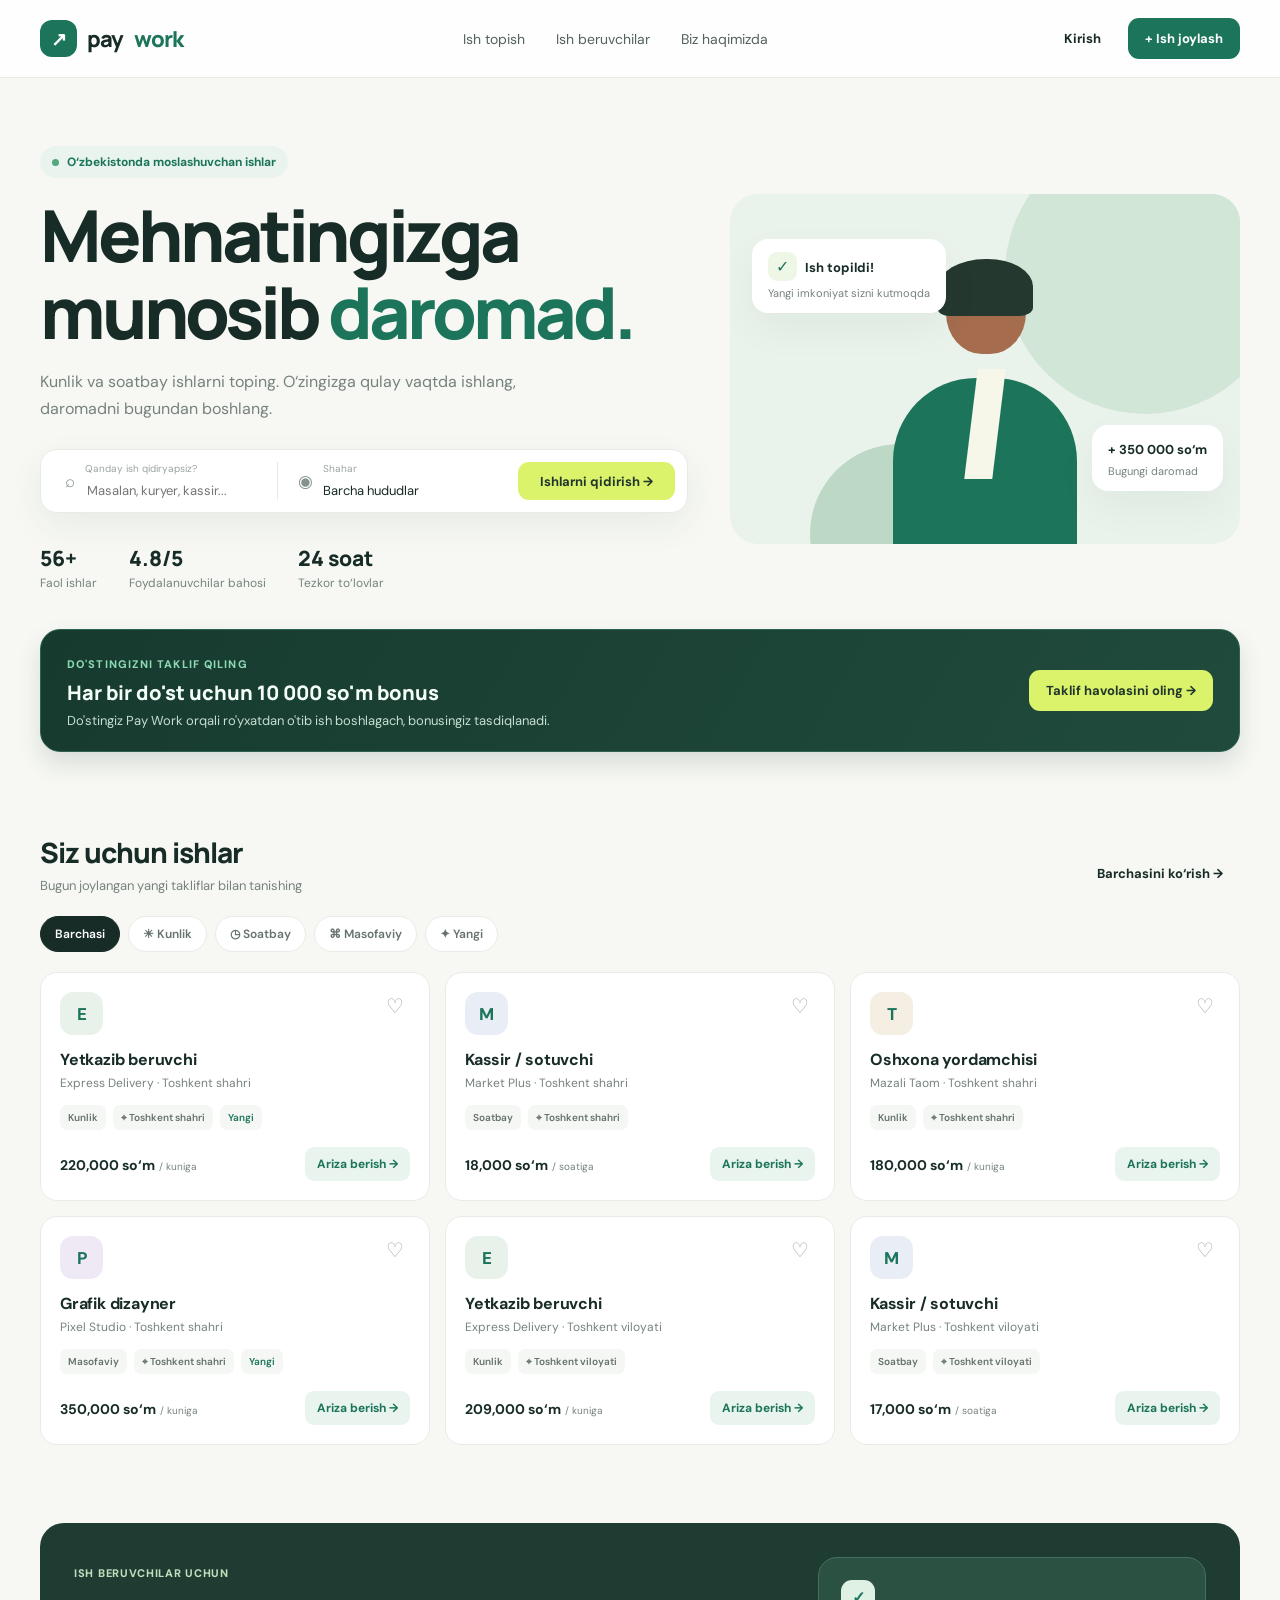
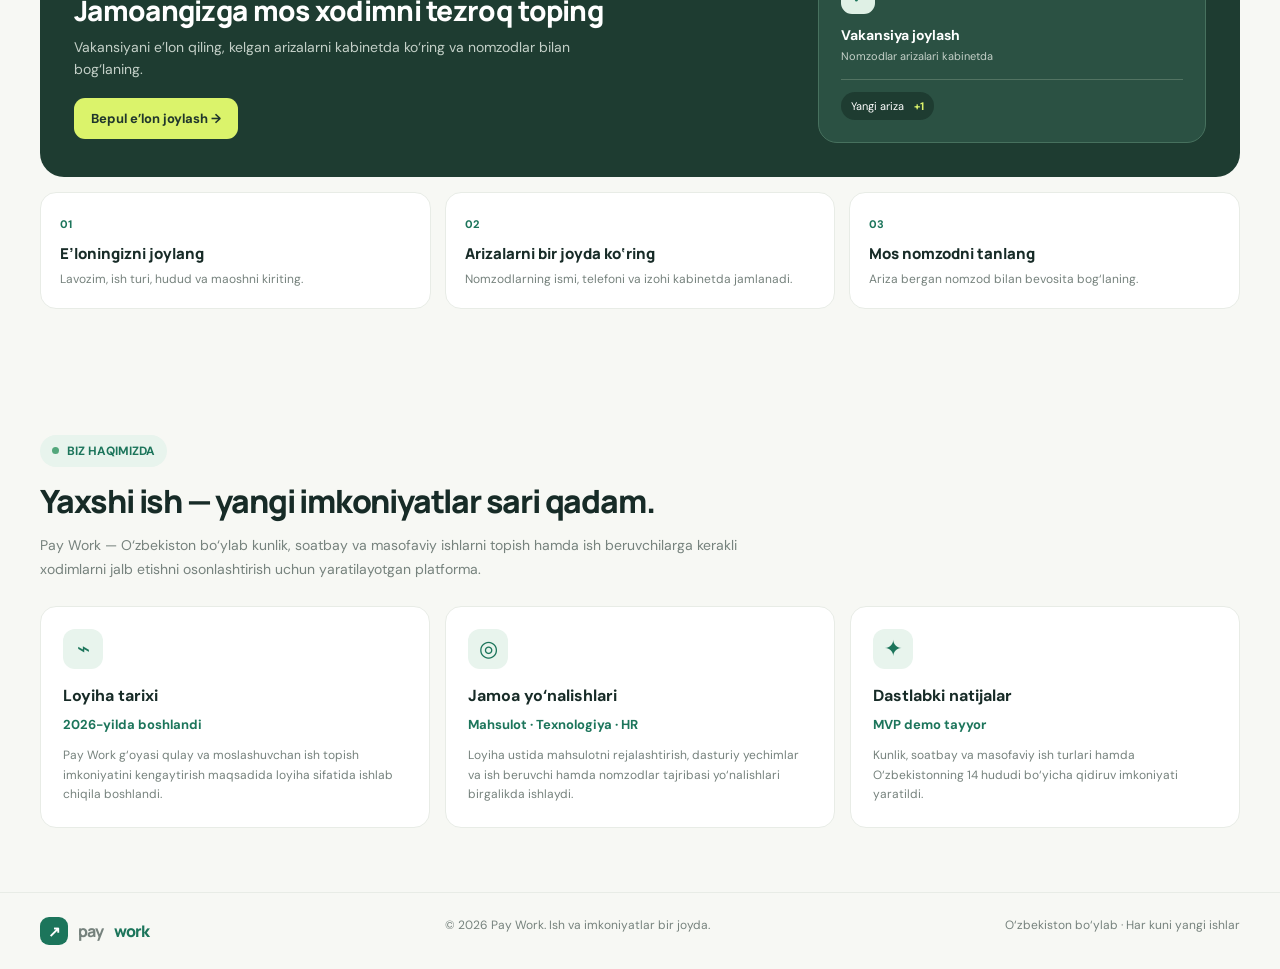
<file: index.html>
<!doctype html>
<html lang="uz">
<head>
<meta charset="utf-8"><script src="https://telegram.org/js/telegram-web-app.js?63"></script><link rel="stylesheet" href="./telegram-mini-app.css"><link rel="stylesheet" href="./paywork-chat.css"><meta name="viewport" content="width=device-width, initial-scale=1, viewport-fit=cover"><meta name="theme-color" content="#f7f8f4">
<link rel="manifest" href="./manifest.webmanifest"><link rel="icon" href="./icon.svg" type="image/svg+xml"><meta name="apple-mobile-web-app-capable" content="yes"><meta name="apple-mobile-web-app-status-bar-style" content="default"><meta name="apple-mobile-web-app-title" content="Pay Work">
<title>Pay Work — O‘zingizga mos ishni toping</title>
<meta name="description" content="O‘zbekistonda kunlik, soatbay va masofaviy ishlarni toping. Pay Work’da vakansiyalarni ko‘ring yoki xodim izlayotgan bo‘lsangiz e’lon joylang.">
<meta name="robots" content="index,follow">
<meta property="og:type" content="website"><meta property="og:site_name" content="Pay Work"><meta property="og:title" content="Pay Work — O‘zingizga mos ishni toping"><meta property="og:description" content="O‘zbekistonda kunlik, soatbay va masofaviy ishlar. O‘zingizga mos ishni toping yoki xodim izlang.">
<style>
@import url('https://fonts.googleapis.com/css2?family=DM+Sans:wght@400;500;600;700;800&family=Manrope:wght@400;500;600;700;800&display=swap');
:root{--ink:#172b27;--muted:#76827d;--green:#1c755b;--mint:#e8f4ed;--lime:#dbf36b;--line:#e8ece6;--paper:#fff;--bg:#f7f8f4;--shadow:0 16px 40px #19372a0c}*{box-sizing:border-box}body{margin:0;background:var(--bg);color:var(--ink);font-family:'DM Sans',sans-serif}button,input,select,textarea{font:inherit}button{cursor:pointer}header{height:78px;background:#ffffffd9;border-bottom:1px solid var(--line);display:flex;align-items:center;position:sticky;top:0;z-index:5;backdrop-filter:blur(16px)}.nav{width:min(1200px,calc(100% - 48px));margin:auto;display:flex;align-items:center;justify-content:space-between}.brand{display:flex;align-items:center;gap:10px;font-family:Manrope,sans-serif;font-size:22px;font-weight:800;letter-spacing:-.8px}.brand-mark{width:37px;height:37px;border-radius:12px;background:var(--green);color:white;display:grid;place-items:center;font-size:19px}.brand em{font-style:normal;color:var(--green)}.navlinks{display:flex;align-items:center;gap:31px;color:#53625d;font-size:14px}.navlinks a{color:inherit;text-decoration:none}.navright{display:flex;gap:10px;align-items:center}.btn{border:0;border-radius:11px;padding:12px 17px;font-weight:700;font-size:13px;transition:.18s}.btn:hover{transform:translateY(-1px)}.btn-plain{background:transparent;color:var(--ink)}.btn-green{background:var(--green);color:white}.btn-lime{background:var(--lime);color:#20362c}.wrap{width:min(1200px,calc(100% - 48px));margin:0 auto}.hero{padding:68px 0 32px;display:grid;grid-template-columns:1.12fr .88fr;gap:42px;align-items:center}.eyebrow{display:inline-flex;align-items:center;gap:8px;color:var(--green);background:var(--mint);padding:8px 12px;border-radius:30px;font-weight:700;font-size:12px}.eyebrow span{width:7px;height:7px;background:#53a77c;border-radius:10px}.hero h1{font:800 clamp(42px,5.6vw,72px)/1.08 Manrope,sans-serif;letter-spacing:-4px;margin:19px 0 16px}.hero h1 i{font-style:normal;color:var(--green)}.hero p{color:var(--muted);font-size:16px;line-height:1.7;max-width:490px;margin:0 0 27px}.stats{display:flex;gap:32px;margin-top:31px}.stat strong{font:800 21px Manrope}.stat small{display:block;color:var(--muted);font-size:12px;margin-top:3px}.hero-art{height:350px;background:#e9f2eb;border-radius:28px;position:relative;overflow:hidden;padding:26px}.art-orb{position:absolute;width:280px;height:280px;border-radius:50%;background:#d1e6d6;right:-45px;top:-60px}.art-orb2{position:absolute;width:180px;height:180px;border-radius:50%;background:#bdd8c4;left:80px;bottom:-80px}.person{position:absolute;bottom:0;left:50%;transform:translateX(-50%);width:210px;height:285px}.person .head{position:absolute;top:4px;left:66px;width:80px;height:91px;border-radius:43% 43% 45% 45%;background:#a56c4e;z-index:2}.person .hair{position:absolute;top:0;left:58px;width:95px;height:57px;background:#25382f;border-radius:50% 48% 15% 12%;z-index:3}.person .body{position:absolute;bottom:-54px;left:13px;width:184px;height:220px;background:#1c755b;border-radius:83px 83px 0 0}.person .shirt{position:absolute;top:110px;left:91px;width:28px;height:110px;background:#f6f6e9;transform:skew(-7deg);z-index:2}.float{position:absolute;background:white;border-radius:16px;box-shadow:var(--shadow);padding:13px 16px;z-index:2}.float.one{top:45px;left:22px}.float.two{bottom:53px;right:17px}.float b{font-size:13px}.float small{display:block;color:var(--muted);font-size:11px;margin-top:5px}.float .ico{display:inline-grid;place-items:center;width:29px;height:29px;border-radius:9px;background:#eef7e5;color:var(--green);margin-right:8px}.searchbox{background:white;border:1px solid var(--line);border-radius:17px;padding:12px;display:flex;box-shadow:0 12px 35px #1c413411;max-width:780px;gap:8px}.searchfield{flex:1;display:flex;align-items:center;gap:10px;padding:0 12px;border-right:1px solid var(--line)}.searchfield:last-of-type{border:0}.searchfield input,.searchfield select{border:0;outline:0;width:100%;color:var(--ink);background:transparent;font-size:13px}.searchfield select{appearance:none}.searchfield label{display:block;font-size:10px;color:#9aa49f;margin-bottom:4px}.search-ico{font-size:17px;color:#84938b}.searchbox .btn{padding:0 22px}.section{padding:47px 0 78px}.section-head{display:flex;justify-content:space-between;align-items:end;margin-bottom:22px}.section h2{font:800 28px Manrope,sans-serif;letter-spacing:-1px;margin:0}.section-head p{margin:6px 0 0;color:var(--muted);font-size:13px}.filters{display:flex;gap:8px;margin-bottom:20px;flex-wrap:wrap}.chip{border:1px solid var(--line);border-radius:30px;background:white;padding:9px 14px;font-size:12px;color:#66736e;font-weight:600}.chip.active{background:var(--ink);border-color:var(--ink);color:white}.job-grid{display:grid;grid-template-columns:repeat(3,1fr);gap:15px}.job{background:white;border:1px solid var(--line);border-radius:17px;padding:19px;transition:.2s;display:flex;flex-direction:column;min-height:224px}.job:hover{transform:translateY(-3px);box-shadow:var(--shadow);border-color:#d7e3d9}.jobtop{display:flex;justify-content:space-between;align-items:start}.company-icon{width:43px;height:43px;border-radius:13px;background:#eff5ed;color:var(--green);display:grid;place-items:center;font-weight:800;font-size:17px}.save{border:0;background:transparent;color:#9ca7a1;font-size:20px}.save.on{color:#e87764}.job h3{font-size:16px;margin:14px 0 5px;letter-spacing:-.2px}.company{font-size:12px;color:var(--muted)}.tags{display:flex;gap:7px;flex-wrap:wrap;margin-top:14px}.tag{background:#f5f7f4;color:#65716c;border-radius:7px;padding:6px 8px;font-size:10px;font-weight:600}.jobbottom{margin-top:auto;padding-top:17px;display:flex;justify-content:space-between;align-items:center}.salary strong{font-size:14px}.salary small{font-size:10px;color:var(--muted)}.apply{border:0;background:var(--mint);color:var(--green);font-size:12px;font-weight:700;padding:9px 12px;border-radius:9px}.apply:hover{background:#d6ebde}.empty{grid-column:1/-1;text-align:center;background:white;border:1px dashed #d6ded8;padding:52px;border-radius:16px;color:var(--muted)}footer{border-top:1px solid var(--line);padding:24px 0;color:var(--muted);font-size:12px}.foot{display:flex;justify-content:space-between}.modal{position:fixed;inset:0;background:#14261fb0;z-index:20;display:none;align-items:center;justify-content:center;padding:20px}.modal.show{display:flex}.dialog{background:white;border-radius:20px;width:min(540px,100%);padding:26px;max-height:92vh;overflow:auto;box-shadow:0 25px 100px #0003}.dialog-head{display:flex;justify-content:space-between;align-items:center;margin-bottom:20px}.dialog h2{margin:0;font:800 22px Manrope}.close{border:0;background:#f1f4f1;width:32px;height:32px;border-radius:50%;font-size:18px}.formgrid{display:grid;grid-template-columns:1fr 1fr;gap:13px}.field{display:flex;flex-direction:column;gap:7px}.field.wide{grid-column:1/-1}.field label{font-size:11px;font-weight:700;color:#53625d}.field input,.field select,.field textarea{border:1px solid #e2e8e2;border-radius:9px;padding:11px 12px;outline:0;font-size:13px;background:white}.field input:focus,.field select:focus,.field textarea:focus{border-color:#58a07c}.field textarea{resize:vertical;min-height:75px}.submit{width:100%;margin-top:17px;padding:13px}.toast{position:fixed;right:24px;bottom:24px;background:#193e31;color:white;padding:14px 18px;border-radius:12px;box-shadow:var(--shadow);font-size:13px;z-index:40;opacity:0;transform:translateY(10px);transition:.2s;pointer-events:none}.toast.show{opacity:1;transform:translateY(0)}.all-jobs-screen{position:fixed;inset:0;background:var(--bg);z-index:18;display:none;overflow:auto}.all-jobs-screen.show{display:block}.all-jobs-head{position:sticky;top:0;background:white;border-bottom:1px solid var(--line);padding:16px 24px;display:flex;justify-content:space-between;align-items:center;z-index:2}.all-jobs-content{width:min(1200px,calc(100% - 40px));margin:28px auto 60px}.all-jobs-link{transition:transform .14s ease}.all-jobs-link:hover{animation:softVibrate .32s linear infinite}@keyframes softVibrate{0%,100%{transform:translateX(0)}25%{transform:translateX(-1.5px)}75%{transform:translateX(1.5px)}}
@media(max-width:820px){.hero{grid-template-columns:1fr;padding-top:43px;gap:25px}.hero-art{height:300px}.job-grid{grid-template-columns:repeat(2,1fr)}.navlinks{display:none}.hero h1{letter-spacing:-2.5px}.searchbox{flex-wrap:wrap}.searchfield{min-width:42%;border:0;border-right:1px solid var(--line)}.searchbox .btn{height:45px;flex:1}.stats{gap:20px}}@media(max-width:540px){.wrap,.nav{width:calc(100% - 30px)}header{height:66px}.brand{font-size:20px}.navright .btn-plain{display:inline-flex}.navright .btn{padding:10px 12px;font-size:11px}.hero{padding-top:36px}.hero h1{font-size:47px}.hero p{font-size:14px}.hero-art{height:255px}.person{transform:translateX(-50%) scale(.82);transform-origin:bottom}.float.one{left:12px;top:24px}.float.two{right:9px;bottom:25px}.searchbox{padding:8px}.searchfield{min-width:100%;padding:8px 9px;border-bottom:1px solid var(--line)}.searchfield:last-of-type{border-bottom:0}.section{padding-top:35px}.section h2{font-size:24px}.job-grid{grid-template-columns:1fr}.job{min-height:205px}.formgrid{grid-template-columns:1fr}.field.wide{grid-column:auto}.foot{gap:12px;flex-direction:column}.section-head{align-items:start;gap:12px;flex-direction:column}}
.about-section{padding-top:48px;padding-bottom:64px}.about-intro{max-width:700px;margin-bottom:24px}.about-intro h2{font:800 32px/1.2 Manrope,sans-serif;letter-spacing:-1.2px;margin:15px 0 10px}.about-intro p{color:var(--muted);font-size:14px;line-height:1.7}.about-grid{display:grid;grid-template-columns:repeat(3,1fr);gap:15px}.about-card{background:white;border:1px solid var(--line);border-radius:16px;padding:22px}.about-icon{width:40px;height:40px;border-radius:12px;background:var(--mint);color:var(--green);display:grid;place-items:center;font-size:22px}.about-card h3{font-size:16px;margin:16px 0 7px}.about-card strong{font-size:13px;color:var(--green)}.about-card p{font-size:12px;line-height:1.65;color:var(--muted);margin-bottom:0}@media(max-width:700px){.about-section{padding-top:34px;padding-bottom:44px}.about-intro h2{font-size:27px}.about-grid{grid-template-columns:1fr}}</style><style>[hidden]{display:none!important}.auth-tabs{display:flex;background:#f3f6f2;border-radius:10px;padding:4px;margin-bottom:16px}.auth-tabs button{flex:1;border:0;border-radius:8px;padding:10px;background:transparent;color:#66736e;font-weight:700;font-size:13px}.auth-tabs button.active{background:white;color:var(--green);box-shadow:0 2px 8px #19372a12}.auth-copy{font-size:13px;line-height:1.55;color:var(--muted);margin:0 0 17px}.role-options{display:grid;grid-template-columns:1fr 1fr;gap:9px}.role-card{border:1px solid var(--line);background:white;border-radius:11px;padding:12px;text-align:left;color:var(--ink)}.role-card.active{border:2px solid var(--green);background:var(--mint);padding:11px}.role-card b{display:block;font-size:12px}.role-card small{display:block;margin-top:4px;color:var(--muted);font-size:10px}.password-wrap{position:relative}.password-wrap input{width:100%;padding-right:78px}.password-toggle{position:absolute;right:7px;top:50%;transform:translateY(-50%);border:0;background:transparent;color:var(--green);font-size:11px;font-weight:700}.auth-divider{display:flex;align-items:center;gap:12px;margin:15px 0;color:var(--muted);font-size:12px}.auth-divider:before,.auth-divider:after{content:"";height:1px;background:var(--line);flex:1}.google-auth{width:100%;height:46px;border:1px solid var(--line);background:white;color:var(--ink);display:flex;align-items:center;justify-content:center;gap:10px}.google-g{font-weight:800;color:#4285f4;font-size:16px}.account-screen{position:fixed;inset:0;background:var(--bg);z-index:19;display:none;overflow:auto}.account-screen.show{display:block}.account-head{position:sticky;top:0;background:#ffffffed;border-bottom:1px solid var(--line);padding:15px max(24px,calc((100% - 1120px)/2));display:flex;justify-content:space-between;align-items:center;z-index:2}.account-main{width:min(1120px,calc(100% - 40px));margin:34px auto 60px}.account-welcome{background:#193e31;color:white;border-radius:22px;padding:28px;display:flex;justify-content:space-between;align-items:center;gap:20px}.account-person{display:flex;align-items:center;gap:15px}.account-badge{width:54px;height:54px;display:grid;place-items:center;border-radius:17px;background:#dff0e5;color:var(--green);font-size:22px;font-weight:800}.account-welcome h2{font:800 26px Manrope;margin:0 0 5px}.account-welcome p{margin:0;color:#c9ded3;font-size:13px}.account-stats{display:grid;grid-template-columns:repeat(3,1fr);gap:14px;margin:18px 0}.account-stat,.account-panel{background:white;border:1px solid var(--line);border-radius:17px;padding:20px}.account-stat strong{display:block;font:800 23px Manrope}.account-stat span{display:block;color:var(--muted);font-size:12px;margin-top:5px}.account-panel h3{font:800 18px Manrope;margin:20px 0 12px}.account-panel h3:first-child{margin-top:0}.account-row{display:flex;justify-content:space-between;align-items:center;gap:16px;padding:14px 0;border-bottom:1px solid var(--line)}.account-row:last-child{border-bottom:0}.account-row b{font-size:14px}.account-row p{margin:4px 0;color:var(--muted);font-size:12px}.account-row small{color:var(--muted);font-size:11px}.account-row>strong{font-size:12px;white-space:nowrap}.account-status{color:var(--green);background:var(--mint);padding:7px 10px;border-radius:20px;font-size:11px;font-weight:700;white-space:nowrap}.account-empty{padding:18px;background:#f7f8f4;border-radius:12px;color:var(--muted);font-size:13px;line-height:1.6}.account-actions{display:flex;gap:9px;align-items:center}@media(max-width:650px){.account-head{padding:12px 16px}.account-head .brand{font-size:17px}.account-head .brand-mark{width:32px;height:32px}.account-main{width:calc(100% - 28px);margin-top:20px}.account-welcome{padding:20px;align-items:flex-start;flex-direction:column}.account-welcome h2{font-size:22px}.account-stats{gap:8px}.account-stat{padding:13px 11px}.account-stat strong{font-size:18px}.account-stat span{font-size:10px}.account-row{align-items:flex-start}.account-actions{width:100%;justify-content:space-between}}.employer-section{padding-top:0}.employer-hero{background:#1e3c31;color:white;border-radius:24px;padding:34px;display:grid;grid-template-columns:1.3fr .7fr;gap:24px;align-items:center;overflow:hidden}.employer-kicker{color:#c1dfbd;font-weight:800;font-size:11px;letter-spacing:.7px}.employer-hero h2{font:800 28px/1.2 Manrope,sans-serif;letter-spacing:-.7px;margin:12px 0 8px}.employer-hero p{max-width:500px;color:#c4d0c8;font-size:14px;line-height:1.6;margin:0 0 18px}.employer-visual{background:#2b5143;border:1px solid #47715e;border-radius:19px;padding:22px;display:flex;flex-direction:column;align-items:flex-start;min-height:170px}.employer-visual-icon{width:34px;height:34px;border-radius:11px;background:#dff0e5;color:#1c755b;display:grid;place-items:center;font-weight:900;margin-bottom:12px}.employer-visual strong{font-size:14px}.employer-visual>span{font-size:11px;color:#c4d0c8;margin-top:5px}.employer-visual-line{width:100%;height:1px;background:#527362;margin:16px 0 12px}.employer-visual-chip{font-size:11px;background:#1e3c31;border-radius:20px;padding:7px 10px}.employer-visual-chip b{color:#dbf36b;margin-left:7px}.employer-benefits{display:grid;grid-template-columns:repeat(3,1fr);gap:14px;margin-top:15px}.employer-benefits article{background:white;border:1px solid var(--line);border-radius:16px;padding:19px}.employer-benefits article>span{font-size:11px;font-weight:800;color:var(--green)}.employer-benefits h3{font:800 15px Manrope;margin:10px 0 6px}.employer-benefits p{font-size:12px;line-height:1.55;color:var(--muted);margin:0}@media(max-width:700px){.employer-hero{grid-template-columns:1fr;padding:24px}.employer-hero h2{font-size:24px}.employer-visual{min-height:0}.employer-benefits{grid-template-columns:1fr}}.account-menu-toggle{width:40px;height:40px;border:1px solid #ffffff55;border-radius:12px;background:#ffffff16;color:white;font-size:19px;display:grid;place-items:center}.account-scrim{position:fixed;inset:0;background:#10241e77;z-index:21;display:none}.account-scrim.open{display:block}.account-drawer{position:fixed;left:0;top:0;bottom:0;width:min(320px,85vw);background:white;z-index:22;padding:20px;box-shadow:18px 0 50px #10241e20;transform:translateX(-105%);transition:transform .22s ease}.account-drawer.open{transform:translateX(0)}.account-drawer-head{display:flex;justify-content:space-between;align-items:center;padding-bottom:20px;border-bottom:1px solid var(--line)}.account-menu-list{display:grid;gap:7px;padding-top:16px}.account-menu-list button{border:0;background:transparent;text-align:left;padding:13px 12px;border-radius:11px;color:#58675f;font-weight:700;font-size:14px;display:flex;align-items:center;gap:12px}.account-menu-list button:hover,.account-menu-list button.active{background:var(--mint);color:var(--green)}.account-panel{min-height:260px}.account-panel h3{margin-top:0}.account-form{display:grid;gap:14px;max-width:650px}.account-readonly{font-size:12px;color:var(--muted);background:#f5f7f4;padding:12px;border-radius:9px}.account-settings-list{display:grid;gap:10px;max-width:600px}.account-setting{display:flex;align-items:center;justify-content:space-between;gap:15px;border:1px solid var(--line);padding:14px;border-radius:12px;font-size:13px}.account-setting input{accent-color:var(--green);width:18px;height:18px}.account-chat-layout{display:grid;grid-template-columns:minmax(210px,.8fr) 1.2fr;gap:14px}.account-chat-list,.account-chat-thread{border:1px solid var(--line);border-radius:13px;padding:12px;min-height:200px}.account-chat-list button{display:block;width:100%;padding:12px;border:0;text-align:left;background:white;border-radius:9px}.account-chat-list button:hover{background:var(--mint)}.account-chat-list b,.account-chat-list small{display:block}.account-chat-list small{color:var(--muted);margin-top:4px}.account-message{max-width:85%;background:#f0f4f0;padding:9px 12px;border-radius:12px;margin:8px 0;font-size:12px}.account-message.mine{margin-left:auto;background:var(--mint)}.account-message time{display:block;color:var(--muted);font-size:9px;margin-top:4px}.account-chat-compose{display:flex;gap:8px;margin-top:12px}.account-chat-compose input{flex:1;min-width:0;border:1px solid var(--line);border-radius:9px;padding:10px;font-size:12px}.account-contact-form{max-width:620px}@media(max-width:600px){.account-chat-layout{grid-template-columns:1fr}.account-chat-list{min-height:100px;max-height:190px;overflow:auto}.account-menu-toggle{flex:none}.account-welcome{gap:12px}}.account-lead{color:var(--muted);font-size:13px;line-height:1.6;margin:0 0 16px}.account-shortcuts{display:grid;grid-template-columns:repeat(3,1fr);gap:10px;margin-bottom:24px}.account-shortcuts button{border:1px solid var(--line);border-radius:12px;background:#fff;text-align:left;padding:14px}.account-shortcuts b,.account-shortcuts span{display:block}.account-shortcuts b{font-size:12px;color:var(--ink)}.account-shortcuts span{font-size:10px;color:var(--muted);margin-top:6px}.account-row-actions{display:flex;align-items:center;gap:6px}.account-row-actions .btn{font-size:10px;padding:8px}.account-row-actions .apply{white-space:nowrap}@media(max-width:600px){.account-shortcuts{grid-template-columns:1fr}.account-row-actions{flex-direction:column;align-items:stretch}}.account-subnav{display:flex;gap:8px;flex-wrap:wrap;margin:12px 0 18px;padding:5px;background:#f4f6f3;border-radius:12px}.account-subnav button{border:0;background:transparent;border-radius:9px;padding:9px 12px;color:#63716b;font-size:11px;font-weight:700}.account-subnav button.active{background:white;color:var(--green);box-shadow:0 2px 7px #19372a12}.account-profile-grid{display:grid;grid-template-columns:1fr 1fr;gap:13px}.account-contact-head{display:flex;justify-content:space-between;align-items:center;gap:12px}.account-contact-head b,.account-contact-head small{display:block}.account-contact-head b{font-size:13px}.account-contact-head small{font-size:10px;color:var(--muted);margin-top:4px}.account-contact-row{display:grid;grid-template-columns:130px 1fr 38px;gap:8px;margin-top:8px}.account-contact-row select,.account-contact-row input{min-width:0;border:1px solid var(--line);border-radius:9px;background:white;padding:10px;font-size:12px}.account-contact-row .btn{font-size:18px;padding:5px}.account-hint{font-size:10px;color:var(--muted)}.security-option{display:flex;justify-content:space-between;align-items:center;gap:12px;padding:14px 0;border-bottom:1px solid var(--line)}.security-option b,.security-option small{display:block}.security-option b{font-size:13px}.security-option small{font-size:10px;color:var(--muted);margin-top:4px}.account-chat-list button{display:flex;align-items:center;gap:10px;border-bottom:1px solid var(--line)}.account-chat-list button:last-child{border-bottom:0}.chat-avatar{flex:none;width:40px;height:40px;border-radius:14px;background:var(--mint);color:var(--green);display:grid;place-items:center;font-weight:800}.chat-avatar.large{width:48px;height:48px}.account-chat-list button span:last-child{min-width:0}.account-chat-list b,.account-chat-list small,.account-chat-list em{overflow:hidden;text-overflow:ellipsis;white-space:nowrap}.account-chat-list em{display:block;color:#87928c;font-size:10px;font-style:normal;margin-top:4px}.chat-person-card{display:flex;align-items:center;gap:12px;padding-bottom:13px;border-bottom:1px solid var(--line)}.chat-person-card h4{margin:0;font:800 15px Manrope}.chat-person-card p{margin:5px 0 0;color:var(--muted);font-size:11px}.chat-person-details{display:flex;gap:10px;flex-wrap:wrap;padding:12px 0;border-bottom:1px solid var(--line)}.chat-person-details>div{background:#f5f7f4;border-radius:9px;padding:8px 10px}.chat-person-details small,.chat-person-details b{display:block}.chat-person-details small{color:var(--muted);font-size:9px}.chat-person-details b{font-size:10px;margin-top:3px}.account-chat-placeholder{padding:30px 12px;text-align:center;color:var(--muted);font-size:12px}.account-messages{max-height:260px;overflow:auto;padding:10px 2px}.file-attach{width:38px;height:38px;border:1px solid var(--line);border-radius:10px;display:grid;place-items:center;font-size:22px;color:var(--green);cursor:pointer}.account-media{display:block;margin-top:6px;text-decoration:none;color:var(--ink);font-size:10px}.account-media img,.account-media video,.account-file-preview img,.account-file-preview video{display:block;max-width:min(100%,300px);max-height:220px;border-radius:10px;object-fit:contain;background:#eef1ed}.account-media span,.account-file-preview span{display:block;margin-top:4px}.account-file-link{font-size:11px;color:var(--green)}.account-file-preview{margin-top:8px;font-size:10px;color:var(--muted)}.security-switch input{width:18px;height:18px;accent-color:var(--green)}.account-listing-view{display:block}@media(max-width:600px){.account-profile-grid{grid-template-columns:1fr}.account-contact-row{grid-template-columns:100px 1fr 34px}.security-option{align-items:flex-start}.account-subnav button{padding:8px}}.account-home-link{border:0;background:transparent;padding:0;cursor:pointer;color:var(--ink)}.account-home-link:hover{opacity:.82}</style><style>.candidate-home{padding:0!important;overflow:hidden}.candidate-title-row{display:flex;justify-content:space-between;align-items:center;gap:18px;padding:26px 26px 18px}.candidate-kicker{font-size:10px;font-weight:800;letter-spacing:1px;color:var(--green)}.candidate-title-row h3{font:800 25px Manrope;margin:7px 0 5px}.candidate-title-row .account-lead{margin:0}.candidate-heart{position:relative;min-width:82px;height:82px;border:1px solid #f0d9d6;border-radius:22px;background:#fff8f7;color:#d95f58;display:flex;flex-direction:column;align-items:center;justify-content:center;gap:0;cursor:pointer}.candidate-heart span{font-size:28px;line-height:1}.candidate-heart small{font-size:9px;color:#786b69}.candidate-heart b{position:absolute;right:-5px;top:-6px;min-width:21px;height:21px;padding:0 5px;border-radius:20px;background:#d95f58;color:white;font-size:10px;display:grid;place-items:center}.candidate-date-strip{display:flex;gap:8px;overflow-x:auto;padding:5px 26px 18px;scrollbar-width:thin}.candidate-date{flex:0 0 64px;min-height:78px;border:1px solid var(--line);border-radius:14px;background:#fff;color:var(--ink);display:flex;flex-direction:column;align-items:center;justify-content:center;gap:3px;cursor:pointer}.candidate-date small{font-size:9px;color:var(--muted);text-transform:capitalize}.candidate-date b{font:800 19px Manrope}.candidate-date.active{background:#193e31;color:#fff;border-color:#193e31}.candidate-date.active small{color:#c9ded3}.candidate-section-head{display:flex;align-items:center;justify-content:space-between;gap:14px;padding:8px 26px 12px}.candidate-section-head h4{font:800 18px Manrope;margin:0}.candidate-section-head p{font-size:11px;color:var(--muted);margin:5px 0 0}.candidate-stories{display:grid;grid-template-columns:repeat(3,minmax(0,1fr));gap:13px;padding:0 26px 23px}.candidate-story{min-width:0;min-height:176px;position:relative;overflow:hidden;text-align:left;border:0;border-radius:17px;padding:15px;color:white;background:linear-gradient(145deg,#1d7057,#102d27);display:flex;flex-direction:column;align-items:flex-start;cursor:pointer}.candidate-story:before{content:"";position:absolute;width:110px;height:110px;right:-30px;top:-34px;border:2px solid #ffffff60;border-radius:50%;box-shadow:0 0 0 7px #ffffff18,0 0 0 14px #ffffff12}.candidate-story.story-2{background:linear-gradient(145deg,#ad4b7d,#49234d)}.candidate-story.story-3{background:linear-gradient(145deg,#d28a35,#6b3b1d)}.candidate-story-ring{width:48px;height:48px;border:2px solid #d9f379;border-radius:50%;display:grid;place-items:center;margin-bottom:auto}.candidate-story-ring i{font-style:normal;font-size:21px}.candidate-story b{font-size:14px;margin-top:13px}.candidate-story small{font-size:10px;color:#ffffffd0;margin-top:4px}.candidate-story em{position:absolute;inset:0;display:flex;align-items:center;justify-content:center;text-align:center;padding:22px;background:#10241ee8;font-size:12px;line-height:1.5;font-style:normal;opacity:0;transition:opacity .18s}.candidate-story:hover em,.candidate-story:focus-visible em{opacity:1}.candidate-jobs-head{padding-top:7px}.candidate-job-list{padding:0 26px 26px}.candidate-job{display:flex;align-items:center;gap:13px;padding:13px 0;border-top:1px solid var(--line)}.candidate-company-mark{width:42px;height:42px;flex:none;border-radius:13px;background:var(--mint);color:var(--green);display:grid;place-items:center;font-weight:800}.candidate-job-info{min-width:0;flex:1}.candidate-job-info b{font-size:13px}.candidate-job-info p{font-size:11px;color:var(--muted);margin:4px 0}.candidate-job-info small{font-size:10px;color:var(--green);font-weight:700}.candidate-job .apply{white-space:nowrap}@media(max-width:620px){.candidate-title-row{padding:20px 16px 14px}.candidate-title-row h3{font-size:21px}.candidate-date-strip{padding:4px 16px 16px}.candidate-section-head{padding:8px 16px 11px}.candidate-section-head h4{font-size:16px}.candidate-stories{padding:0 16px 20px;gap:9px}.candidate-story{min-height:154px;padding:11px;border-radius:14px}.candidate-story-ring{width:40px;height:40px}.candidate-story b{font-size:12px}.candidate-story small{font-size:9px}.candidate-job-list{padding:0 16px 20px}.candidate-job{gap:9px}.candidate-job .apply{font-size:10px;padding:9px}.candidate-heart{min-width:69px;height:72px}}</style><style>.account-main>#accountContent.candidate-home{margin-top:16px}.candidate-home .candidate-title-row{border-top:1px solid var(--line);margin-top:8px;padding-top:26px;background:linear-gradient(180deg,#fbfcfa 0%,#fff 100%)}.candidate-home .candidate-promo-head{padding-top:22px;padding-bottom:12px}.candidate-home .candidate-stories{padding-bottom:24px}</style><style>.account-main>#accountContent.candidate-home{margin-top:18px}.candidate-home .candidate-title-row{border-top:1px solid var(--line);margin-top:12px;padding:27px 26px 18px;background:#f3f8f4;border-radius:16px 16px 0 0}.candidate-home .candidate-date-strip{background:#f3f8f4;padding-bottom:20px}.candidate-home .candidate-jobs-head{margin-top:18px;border-top:1px solid var(--line);padding-top:20px}.candidate-feature-screen{position:fixed;inset:0;z-index:60;background:#10241eb8;display:grid;place-items:center;padding:20px;animation:featureFade .2s ease}.candidate-feature-dialog{width:min(760px,100%);max-height:min(88vh,900px);overflow:auto;background:#fff;border-radius:23px;padding:24px;box-shadow:0 24px 90px #10241e55;animation:featurePop .28s cubic-bezier(.2,.8,.2,1)}.candidate-feature-dialog>header{display:flex;justify-content:space-between;align-items:center;gap:16px;padding-bottom:15px;border-bottom:1px solid var(--line)}.candidate-feature-dialog h2{font:800 22px Manrope;margin:0}.candidate-feature-dialog>header button{width:38px;height:38px;border:0;border-radius:50%;background:#f1f5f1;font-size:23px;cursor:pointer}.feature-celebrate{text-align:center;padding:22px 12px 14px;background:linear-gradient(135deg,#e5f3e8,#f8fbe9);border-radius:17px;margin:18px 0}.feature-celebrate>span{display:inline-block;font-size:24px;margin:0 8px;animation:featureBounce .9s ease-in-out infinite alternate}.feature-celebrate>span:nth-child(2){animation-delay:.2s}.feature-celebrate>span:nth-child(3){animation-delay:.4s}.feature-celebrate h3{font:800 21px Manrope;margin:9px 0 5px;color:#174d3b}.feature-celebrate p,.feature-intro{color:var(--muted);font-size:13px;margin:0}.feature-jobs{max-height:45vh;overflow:auto}.feature-jobs .candidate-job{padding:12px 5px}.instagram-ads{display:grid;grid-template-columns:1fr 1fr;gap:14px;margin-top:15px}.instagram-ads article{border:1px solid var(--line);border-radius:16px;overflow:hidden;padding-bottom:14px}.insta-brand{display:block;padding:13px;font-size:12px;font-weight:800;color:var(--green)}.insta-art{height:170px;display:flex;flex-direction:column;align-items:center;justify-content:center;gap:8px;color:#fff;font-size:36px;text-align:center;padding:15px}.insta-art b{font-size:17px}.insta-one{background:linear-gradient(145deg,#e78c68,#8b3e64)}.insta-two{background:linear-gradient(145deg,#547ec8,#282c58)}.instagram-ads article p{padding:0 14px;font-size:12px;color:var(--muted)}.instagram-ads article button{margin:0 14px;border:0;border-radius:9px;background:var(--mint);color:var(--green);padding:10px 12px;font-weight:700}.guide-steps{display:grid;gap:10px;margin-top:16px}.guide-steps article{display:flex;gap:14px;padding:14px;border:1px solid var(--line);border-radius:13px}.guide-steps article>b{flex:none;color:var(--green);font:800 19px Manrope}.guide-steps strong{font-size:13px}.guide-steps p{margin:4px 0 0;color:var(--muted);font-size:12px;line-height:1.5}@keyframes featureFade{from{opacity:0}to{opacity:1}}@keyframes featurePop{from{opacity:0;transform:translateY(18px) scale(.97)}to{opacity:1;transform:none}}@keyframes featureBounce{to{transform:translateY(-8px) rotate(10deg)}}@media(max-width:600px){.candidate-feature-screen{padding:10px;align-items:end}.candidate-feature-dialog{padding:17px;border-radius:20px 20px 12px 12px;max-height:91vh}.candidate-feature-dialog h2{font-size:18px}.instagram-ads{grid-template-columns:1fr}.insta-art{height:130px}.candidate-home .candidate-title-row{padding:22px 16px 15px}.candidate-home .candidate-date-strip{padding:0 16px 16px}.candidate-home .candidate-jobs-head{padding:17px 16px 10px}}</style><style>.candidate-home .candidate-title-row{margin-top:30px!important;border-top:0!important;border-radius:16px 16px 0 0!important}</style><style>.candidate-home .candidate-plan{margin:30px 26px 26px;border:1px solid #dce8df;border-radius:20px;background:#f4f8f5;overflow:hidden}.candidate-home .candidate-plan .candidate-title-row{margin:0!important;padding:24px 24px 16px;background:transparent;border:0;border-radius:0}.candidate-home .candidate-plan .candidate-date-strip{background:transparent;padding:0 24px 18px}.candidate-home .candidate-plan .candidate-jobs-head{margin:0;border-top:1px solid #dce8df;padding:18px 24px 10px}.candidate-home .candidate-plan .candidate-job-list{padding:0 24px 18px}@media(max-width:600px){.candidate-home .candidate-plan{margin:24px 12px 18px;border-radius:17px}.candidate-home .candidate-plan .candidate-title-row{padding:19px 15px 13px}.candidate-home .candidate-plan .candidate-date-strip{padding:0 15px 14px}.candidate-home .candidate-plan .candidate-jobs-head{padding:15px 15px 9px}.candidate-home .candidate-plan .candidate-job-list{padding:0 15px 14px}}</style><style>.account-avatar-button{border:0;cursor:pointer;position:relative;overflow:hidden;padding:0}.account-avatar-button:hover:after{content:"📷";position:absolute;inset:0;background:#10241e9c;color:white;display:grid;place-items:center;font-size:18px}.account-avatar-button img{display:block;width:100%;height:100%;object-fit:cover;border-radius:inherit}.account-panel:not(.candidate-home){padding:24px}.account-panel:not(.candidate-home)>h3,.account-panel:not(.candidate-home)>.account-lead,.account-panel:not(.candidate-home)>form{margin-left:4px;margin-right:4px}#accountProfileForm>button[type=submit]{justify-self:center;width:min(360px,100%);margin-top:6px}@media(max-width:600px){.account-panel:not(.candidate-home){padding:18px}.account-panel:not(.candidate-home)>h3,.account-panel:not(.candidate-home)>.account-lead,.account-panel:not(.candidate-home)>form{margin-left:2px;margin-right:2px}}</style><style>.account-drawer{display:flex;flex-direction:column}.account-menu-list{flex:1;min-height:0;overflow:auto;align-content:start}.account-drawer-footer{border-top:1px solid var(--line);margin-top:12px;padding-top:12px;flex:none}.account-drawer-footer[hidden]{display:none}.account-drawer-footer button{width:100%;border:0;background:transparent;text-align:left;padding:11px 12px;border-radius:10px;color:#58675f;font-weight:700;font-size:13px;display:flex;align-items:center;gap:12px}.account-drawer-footer button:hover{background:var(--mint);color:var(--green)}.account-version{text-align:center;color:#9aa49f;font-size:10px;padding:12px 0 2px}.experience-form{max-width:700px}.experience-form textarea{width:100%;resize:vertical;border:1px solid var(--line);border-radius:10px;padding:11px;font-size:13px}.experience-current{display:flex;align-items:center;gap:8px;color:#58675f;font-size:12px}.experience-current input{accent-color:var(--green)}.experience-list-title{font:800 16px Manrope;margin:25px 0 10px}.experience-list{max-width:760px}.experience-card{display:flex;justify-content:space-between;gap:14px;padding:15px;border:1px solid var(--line);border-radius:13px;margin:9px 0;background:#fff}.experience-card>div{position:relative;padding-left:34px}.experience-card b{font-size:14px}.experience-card p{font-size:12px;color:var(--muted);margin:5px 0}.experience-card small{font-size:11px;color:var(--green)}.experience-dot{position:absolute;left:0;top:0;width:25px;height:25px;border-radius:8px;background:var(--mint);color:var(--green);display:grid;place-items:center}.payment-wallet{max-width:650px;padding:24px;border-radius:18px;color:white;background:linear-gradient(135deg,#193e31,#237a5e)}.payment-wallet>span{font-size:10px;letter-spacing:1px;color:#c9ded3}.payment-wallet>strong{display:block;font:800 34px Manrope;margin-top:18px}.payment-wallet>strong small{font-size:15px}.payment-wallet p{font-size:12px;color:#d3e3d8}.payment-wallet button:disabled{opacity:.68;cursor:not-allowed}.invite-card{max-width:620px;text-align:center;padding:25px;border:1px solid var(--line);border-radius:18px;background:linear-gradient(145deg,#f4faf6,#fff)}.invite-icon{width:54px;height:54px;border-radius:17px;background:var(--mint);color:var(--green);display:grid;place-items:center;margin:auto;font-size:28px}.invite-card h4{font:800 20px Manrope;margin:13px 0 5px}.invite-card>p{font-size:12px;color:var(--muted)}.invite-card>label{display:block;text-align:left;font-size:11px;font-weight:700;margin:18px 0 7px}.invite-code-row{display:flex;align-items:center;justify-content:space-between;gap:10px;padding:10px 12px;border:1px dashed #a9c8b4;border-radius:11px;background:#fff}.invite-code-row strong{font:800 18px Manrope;letter-spacing:2px;color:var(--green)}.invite-share{width:min(350px,100%);margin-top:14px}.invite-card>small{display:block;margin-top:12px;font-size:10px;color:var(--muted)}.promo-form{max-width:580px;display:flex;align-items:end;gap:10px}.promo-form .field{flex:1}.promo-form .btn{height:42px;white-space:nowrap}.promo-note{max-width:650px;margin-top:13px;padding:12px 14px;border-radius:11px;background:#f3f6f2;color:var(--muted);font-size:11px;line-height:1.5}.promo-code-card{max-width:580px;display:flex;align-items:center;gap:12px;padding:13px;margin:9px 0;border:1px solid var(--line);border-radius:12px;background:#fff}.promo-code-card>span{width:35px;height:35px;border-radius:11px;background:#eff6d9;color:#728a18;display:grid;place-items:center}.promo-code-card b,.promo-code-card small{display:block}.promo-code-card b{font-size:13px;letter-spacing:1px}.promo-code-card small{font-size:10px;color:var(--muted);margin-top:4px}.instagram-account-card{max-width:650px;display:flex;align-items:center;gap:13px;padding:17px;border:1px solid var(--line);border-radius:14px;background:white}.instagram-account-card>span{width:42px;height:42px;border-radius:14px;background:#f5e7f0;color:#b74783;display:grid;place-items:center;font-size:23px}.instagram-account-card>div{flex:1}.instagram-account-card b{font-size:13px}.instagram-account-card p{font-size:11px;color:var(--muted);margin:4px 0 0}@media(max-width:600px){.promo-form{display:grid;align-items:stretch}.promo-form .btn{width:100%}.invite-card{padding:18px}.instagram-account-card{flex-wrap:wrap}.instagram-account-card .apply{width:100%}.account-menu-list button{padding:11px 10px}}</style><style>.account-subnav button{border-radius:999px;transition:background .18s,color .18s,box-shadow .18s}.account-subnav button.active{background:var(--green);color:#fff;box-shadow:0 3px 10px #19372a20}.account-menu-list button.active,.account-drawer-footer button.active{background:var(--green);color:#fff}.account-subnav button:focus-visible,.account-menu-list button:focus-visible,.theme-choice:focus-visible{outline:3px solid #8bbca6;outline-offset:2px}.account-setting input[type=checkbox]{appearance:none;-webkit-appearance:none;flex:none;width:44px;height:25px;border:1px solid #bdc9c1;border-radius:999px;background:#dce3de;position:relative;cursor:pointer;transition:background .18s,border .18s}.account-setting input[type=checkbox]:after{content:"";position:absolute;width:19px;height:19px;left:2px;top:2px;border-radius:50%;background:white;box-shadow:0 1px 3px #10241e35;transition:transform .18s}.account-setting input[type=checkbox]:checked{background:var(--green);border-color:var(--green)}.account-setting input[type=checkbox]:checked:after{transform:translateX(19px)}.account-setting input[type=checkbox]:focus-visible{outline:3px solid #a8d6bf;outline-offset:2px}.security-switch{position:relative;display:inline-flex;flex:none;width:44px;height:25px}.security-switch input{position:absolute;opacity:0;width:1px;height:1px}.security-switch span{width:44px;height:25px;border:1px solid #bdc9c1;border-radius:99px;background:#dce3de;transition:.18s}.security-switch span:after{content:"";display:block;width:19px;height:19px;margin:2px;border-radius:50%;background:#fff;box-shadow:0 1px 3px #10241e35;transition:transform .18s}.security-switch input:checked+span{background:var(--green);border-color:var(--green)}.security-switch input:checked+span:after{transform:translateX(19px)}.security-switch input:disabled+span{opacity:.55;cursor:not-allowed}.theme-choice-list{display:grid;grid-template-columns:repeat(3,minmax(0,1fr));gap:12px;max-width:720px}.theme-choice{position:relative;min-height:116px;border:1px solid var(--line);border-radius:17px;background:#fff;color:var(--ink);display:flex;flex-direction:column;align-items:flex-start;justify-content:center;gap:9px;padding:17px;transition:.18s}.theme-choice>span{font-size:26px}.theme-choice>b{font-size:13px}.theme-choice.active{border:2px solid var(--green);background:var(--mint);color:var(--green);padding:16px}.theme-choice.active i{position:absolute;right:13px;top:13px;width:20px;height:20px;border-radius:50%;background:var(--green)}.theme-choice.active i:after{content:"✓";color:white;font-size:12px;display:grid;place-items:center}.settings-select-field{max-width:480px}.settings-select-field select{width:100%;height:44px;border:1px solid var(--line);border-radius:10px;background:white;color:var(--ink);padding:0 12px}.app-info-card{max-width:650px;display:flex;align-items:center;gap:12px;padding:16px;border:1px solid var(--line);border-radius:14px;background:#fff}.app-info-card b,.app-info-card small{display:block}.app-info-card small{font-size:11px;color:var(--muted);margin-top:4px}.account-control-list{display:grid;gap:11px;max-width:780px}.account-control-list article{display:flex;justify-content:space-between;align-items:center;gap:14px;padding:16px;border:1px solid var(--line);border-radius:14px;background:#fff}.account-control-list b{font-size:13px}.account-control-list p{margin:5px 0 0;font-size:11px;line-height:1.5;color:var(--muted)}.account-control-list .account-delete{border-color:#f1d4d0;background:#fffafa}.btn-danger{border:0;border-radius:10px;padding:11px 14px;background:#b83f39;color:#fff;font-weight:700;font-size:12px;white-space:nowrap}.account-screen.theme-night,body.theme-night .account-screen{background:var(--bg)}body.theme-night{--ink:#edf4ef;--muted:#a8b5ad;--green:#55b992;--mint:#263b32;--line:#33443a;--bg:#111815;--paper:#18221d;background:var(--bg);color:var(--ink)}body.theme-night header,body.theme-night .account-head{background:#17211dec;color:var(--ink);border-color:var(--line)}body.theme-night .account-drawer,body.theme-night .account-panel,body.theme-night .account-stat,body.theme-night .job,body.theme-night .dialog,body.theme-night .account-chat-list,body.theme-night .account-chat-thread,body.theme-night .theme-choice,body.theme-night .app-info-card,body.theme-night .account-control-list article,body.theme-night .experience-card,body.theme-night .promo-code-card,body.theme-night .instagram-account-card,body.theme-night .invite-card{background:#1a2620;color:var(--ink);border-color:var(--line)}body.theme-night .account-welcome{background:#102e24}body.theme-night .candidate-plan{background:#17231d;border-color:#33443a}body.theme-night .candidate-title-row,body.theme-night .candidate-date-strip{background:#1b2922!important}body.theme-night input:not([type=checkbox]),body.theme-night select,body.theme-night textarea{background:#111a16;color:var(--ink);border-color:var(--line)}body.theme-night .account-row,body.theme-night .experience-card{border-color:var(--line)}body.theme-night .account-empty,body.theme-night .promo-note,body.theme-night .account-readonly{background:#202d26;color:var(--muted)}body.theme-night .account-subnav{background:#202b25}body.theme-night .account-subnav button.active{background:var(--green);color:#fff}body.theme-night .account-menu-list button.active,body.theme-night .account-drawer-footer button.active{background:#267a5d;color:white}body.theme-night .theme-choice.active{background:#254335;color:#d8f2e3}body.theme-night .account-delete{background:#301f1e!important;border-color:#68403b!important}body.theme-night .candidate-date:not(.active){background:#1a2620;color:var(--ink)}body.theme-night .account-setting{border-color:var(--line)}@media(max-width:650px){.theme-choice-list{grid-template-columns:1fr}.theme-choice{min-height:75px;flex-direction:row;align-items:center;justify-content:flex-start}.theme-choice.active i{top:50%;transform:translateY(-50%)}.account-control-list article{align-items:flex-start;flex-direction:column}.account-control-list article button{align-self:flex-end}.btn-danger{white-space:normal}}</style><style>.settings-navigation-row{display:flex;align-items:flex-start;gap:10px}.settings-navigation-row .account-subnav{flex:1;min-width:0}.settings-quick-theme{display:flex;flex:none;gap:3px;margin:12px 0 18px;padding:4px;border-radius:999px;background:#f3f6f2}.settings-quick-theme button{width:34px;height:34px;border:0;border-radius:50%;background:transparent;color:#65736c;font-size:17px}.settings-quick-theme button.active{background:var(--green);color:#fff;box-shadow:0 2px 7px #19372a25}.account-danger-note{color:#9e433e}.body.theme-night{}body.theme-night .settings-quick-theme{background:#202b25}body.theme-night .settings-quick-theme button{color:#c1ccc5}body.theme-night .settings-quick-theme button.active{color:#fff}@media(max-width:760px){.settings-navigation-row{flex-wrap:wrap}.settings-navigation-row .account-subnav{flex:1 1 100%;margin-bottom:4px}.settings-quick-theme{margin:0 0 14px auto}}</style><style>body.theme-night .about-card,body.theme-night .account-shortcuts button,body.theme-night .account-chat-list button,body.theme-night .searchbox,body.theme-night .searchfield,body.theme-night .search-results-card,body.theme-night .company-icon,body.theme-night .all-jobs-content{background:#1a2620;color:var(--ink);border-color:var(--line)}body.theme-night .account-row{border-color:var(--line)}body.theme-night .all-jobs-screen{background:var(--bg);color:var(--ink)}body.theme-night .filters .chip:not(.active){background:#1a2620;color:var(--ink);border-color:var(--line)}body.theme-night .btn-plain{color:var(--ink)}body.theme-night .candidate-company-mark{background:#263b32;color:#80d1aa}body.theme-night .security-option{border-color:var(--line)}body.theme-night .settings-select-field select{background:#111a16;color:var(--ink)}</style><style>body.theme-night .candidate-feature-screen .candidate-feature-dialog{background:#fff!important;color:#172b27!important;border:1px solid #e4ebe5;box-shadow:0 24px 90px #0008}body.theme-night .candidate-feature-screen .candidate-feature-dialog>header{background:#fff!important;color:#172b27!important;border-bottom:1px solid #e8ece6}body.theme-night .candidate-feature-screen .candidate-feature-dialog>header h2{color:#172b27!important}body.theme-night .candidate-feature-screen .candidate-feature-dialog>header button{background:#f1f5f2!important;color:#172b27!important}body.theme-night .candidate-feature-screen .feature-celebrate{background:linear-gradient(135deg,#e5f3e8,#f8fbe9)!important;color:#174d3b!important}body.theme-night .candidate-feature-screen .feature-celebrate h3{color:#174d3b!important}body.theme-night .candidate-feature-screen .feature-celebrate p{color:#65766e!important}body.theme-night .candidate-feature-screen .feature-jobs .candidate-job{background:#fff!important;color:#172b27!important;border-color:#e2e9e3!important}body.theme-night .candidate-feature-screen .candidate-company-mark{background:#e8f4ed!important;color:#1c755b!important}body.theme-night .candidate-feature-screen .candidate-job-info b{color:#172b27!important}body.theme-night .candidate-feature-screen .candidate-job-info p{color:#76827d!important}body.theme-night .candidate-feature-screen .candidate-job-info small{color:#1c755b!important}body.theme-night .candidate-feature-screen button.apply{background:#e8f4ed!important;color:#1c755b!important;border:1px solid #d6e9dc!important}</style><style>body.theme-night .account-main>#accountContent.candidate-home{background:#fff!important;color:#172b27!important;border:1px solid #e4ebe5!important;box-shadow:0 12px 38px #0002}body.theme-night .candidate-home .candidate-promo-head{color:#172b27!important}body.theme-night .candidate-home .candidate-promo-head h3,body.theme-night .candidate-home .candidate-section-head h4,body.theme-night .candidate-home .candidate-title-row h3{color:#172b27!important}body.theme-night .candidate-home .candidate-promo-head p,body.theme-night .candidate-home .candidate-section-head p,body.theme-night .candidate-home .candidate-title-row .account-lead{color:#68766f!important}body.theme-night .candidate-home .candidate-plan{background:#fff!important;color:#172b27!important;border-color:#e0e9e2!important}body.theme-night .candidate-home .candidate-plan .candidate-title-row,body.theme-night .candidate-home .candidate-plan .candidate-date-strip{background:#fff!important}body.theme-night .candidate-home .candidate-plan .candidate-jobs-head{border-color:#e0e9e2!important}body.theme-night .candidate-home .candidate-heart{background:#fff8f7!important;color:#c94f49!important;border-color:#f0d9d6!important}body.theme-night .candidate-home .candidate-heart small{color:#786b69!important}</style><style>body.theme-night .account-main>#accountContent.candidate-home{background:#111815!important;color:#edf4ef!important;border-color:#26372e!important;box-shadow:none!important}body.theme-night .candidate-home .candidate-promo-head{color:#edf4ef!important}body.theme-night .candidate-home .candidate-promo-head h3,body.theme-night .candidate-home .candidate-section-head h4,body.theme-night .candidate-home .candidate-title-row h3{color:#edf4ef!important}body.theme-night .candidate-home .candidate-promo-head p,body.theme-night .candidate-home .candidate-section-head p,body.theme-night .candidate-home .candidate-title-row .account-lead{color:#a8b5ad!important}body.theme-night .candidate-home .candidate-plan{background:#17231d!important;color:#edf4ef!important;border-color:#33443a!important}body.theme-night .candidate-home .candidate-plan .candidate-title-row,body.theme-night .candidate-home .candidate-plan .candidate-date-strip{background:#1b2922!important}body.theme-night .candidate-home .candidate-plan .candidate-jobs-head{border-color:#33443a!important}body.theme-night .candidate-home .candidate-heart{background:#302321!important;color:#ff9188!important;border-color:#62403b!important}body.theme-night .candidate-home .candidate-heart small{color:#d5b8b3!important}</style><style>body.theme-night #ish-beruvchi .employer-benefits article{background:#24493c!important;color:#f2f7f3!important;border-color:#3b6654!important;box-shadow:inset 0 1px 0 #ffffff0b}body.theme-night #ish-beruvchi .employer-benefits article>span{color:#8ed6b6!important}body.theme-night #ish-beruvchi .employer-benefits article h3{color:#f5f8f5!important}body.theme-night #ish-beruvchi .employer-benefits article p{color:#c5d8ce!important}body.theme-night #ish-beruvchi .employer-visual{background:#2b5143!important;color:#f5f8f5!important;border-color:#47715e!important}body.theme-night #ish-beruvchi .employer-visual strong{color:#f5f8f5!important}body.theme-night #ish-beruvchi .employer-visual>span{color:#c4d0c8!important}</style><style>body.theme-night .filters .chip{background:linear-gradient(145deg,#1d2c25,#15211b)!important;color:#d6e3db!important;border-color:#344b3e!important;box-shadow:inset 0 1px 0 #ffffff0a,0 3px 0 #0a110d!important}body.theme-night .filters .chip.active{background:linear-gradient(145deg,#32775d,#20543f)!important;color:#fff!important;border-color:#55a781!important;box-shadow:inset 0 1px 0 #ffffff35,0 3px 0 #123b2b,0 7px 16px #0004!important;transform:translateY(-1px)}body.theme-night .tag{background:linear-gradient(145deg,#263b31,#1b2c23)!important;color:#cce3d5!important;border:1px solid #344c3f;box-shadow:inset 0 1px 0 #ffffff0d,0 2px 0 #101a14}body.theme-night .hero-art{background:radial-gradient(circle at 76% 18%,#29483b 0,#1b3027 46%,#15251e 100%)!important;border:1px solid #365847;box-shadow:inset 0 1px 0 #ffffff12,0 14px 36px #0004}body.theme-night .hero-art .art-orb{background:#315b48!important}body.theme-night .hero-art .art-orb2{background:#234936!important}body.theme-night .hero-art .float{background:linear-gradient(145deg,#263c32,#1b2d24)!important;color:#f1f7f3!important;border:1px solid #3c5e4d;box-shadow:inset 0 1px 0 #ffffff18,0 8px 18px #0005}body.theme-night .hero-art .float b{color:#f4f8f5!important}body.theme-night .hero-art .float small{color:#c0d2c7!important}body.theme-night .hero-art .float .ico{background:#315b48!important;color:#8ce0ba!important}</style><style>body.theme-night #jobGrid .company-icon{background:linear-gradient(145deg,#2b5644,#1c3a2d)!important;color:#e1f5e8!important;border:1px solid #46715a!important;box-shadow:inset 0 1px 0 #ffffff20,0 3px 0 #10271d!important;font-weight:800;text-shadow:0 1px 0 #10271d}body.theme-night #jobGrid .company-icon::first-letter{color:#e1f5e8!important}</style><style>body.theme-night header .navlinks a{color:#b9cbc1!important;text-shadow:0 1px 0 #0003;transition:color .18s,text-shadow .18s}body.theme-night header .navlinks a:hover,body.theme-night header .navlinks a:focus-visible{color:#f1f7f3!important;text-shadow:0 0 12px #55b99255}</style><style>body.theme-night .candidate-feature-screen .candidate-feature-dialog{background:#17231d!important;color:#edf4ef!important;border-color:#34483b!important;box-shadow:0 24px 90px #000a}body.theme-night .candidate-feature-screen .candidate-feature-dialog>header{background:#17231d!important;color:#edf4ef!important;border-color:#34483b!important}body.theme-night .candidate-feature-screen .candidate-feature-dialog>header h2{color:#edf4ef!important}body.theme-night .candidate-feature-screen .candidate-feature-dialog>header button{background:#263a30!important;color:#eaf3ed!important;border:1px solid #3a5545}body.theme-night .candidate-feature-screen .feature-celebrate{background:linear-gradient(135deg,#203d30,#283b27)!important;color:#e4f5e9!important;border:1px solid #395743}body.theme-night .candidate-feature-screen .feature-celebrate h3{color:#e5f6e9!important}body.theme-night .candidate-feature-screen .feature-celebrate p{color:#bdcec3!important}body.theme-night .candidate-feature-screen .feature-jobs .candidate-job{background:#1c2b23!important;color:#edf4ef!important;border-color:#34483b!important}body.theme-night .candidate-feature-screen .candidate-company-mark{background:#2b5140!important;color:#a9e7c3!important}body.theme-night .candidate-feature-screen .candidate-job-info b{color:#edf4ef!important}body.theme-night .candidate-feature-screen .candidate-job-info p{color:#b2c1b7!important}body.theme-night .candidate-feature-screen .candidate-job-info small{color:#84d3a8!important}body.theme-night .candidate-feature-screen button.apply{background:linear-gradient(145deg,#2b624b,#214d3a)!important;color:#e4f5e9!important;border:1px solid #44785c!important;box-shadow:inset 0 1px 0 #ffffff20,0 2px 0 #153325}</style><style>.account-menu-list button>svg,.account-drawer-footer button>svg{width:19px;height:19px;flex:none;fill:none;stroke:currentColor;stroke-width:1.8;stroke-linecap:round;stroke-linejoin:round;color:var(--green)}body.theme-night .account-drawer{background:#17231d!important;color:#edf4ef!important;border-right:1px solid #34483b}body.theme-night .account-drawer-head{border-color:#34483b!important}body.theme-night .account-menu-list button,body.theme-night .account-drawer-footer button{color:#d2dfd6!important}body.theme-night .account-menu-list button>svg,body.theme-night .account-drawer-footer button>svg{color:#86cda5!important}body.theme-night .account-menu-list button:hover,body.theme-night .account-drawer-footer button:hover{background:#243a2f!important;color:#f3f8f4!important;box-shadow:inset 0 1px 0 #ffffff12,0 2px 0 #10231a}body.theme-night .account-menu-list button.active,body.theme-night .account-drawer-footer button.active{background:linear-gradient(145deg,#2d7658,#20533d)!important;color:#fff!important;box-shadow:inset 0 1px 0 #ffffff32,0 3px 0 #123a2a}body.theme-night .account-menu-list button.active>svg,body.theme-night .account-drawer-footer button.active>svg{color:#d9f5e4!important}body.theme-night .account-drawer-footer{border-color:#34483b!important}body.theme-night .account-version{color:#9db1a4!important}body.theme-night .account-drawer-head button{background:#263a30!important;color:#eaf3ed!important}</style><style>.admin-profile-card{display:grid;grid-template-columns:minmax(180px,1fr) 170px 90px auto;align-items:center;gap:14px;padding:15px;border:1px solid var(--line);border-radius:14px;background:#fff}.admin-profile-summary b,.admin-profile-summary p,.admin-profile-summary small{display:block}.admin-profile-summary p{margin:4px 0;color:var(--muted);font-size:12px}.admin-profile-summary small{color:var(--muted);font-size:11px}.admin-profile-card label{display:flex;align-items:center;gap:7px;color:var(--muted);font-size:12px}.admin-profile-card select{min-width:0;border:1px solid var(--line);border-radius:9px;padding:9px;background:#fff;color:var(--ink)}.admin-profile-active input{accent-color:var(--green);width:17px;height:17px}@media(max-width:700px){.admin-profile-card{grid-template-columns:1fr 1fr}.admin-profile-summary{grid-column:1/-1}.admin-profile-card>.btn{justify-self:end}}body.theme-night .admin-profile-card{background:#1a2620;color:var(--ink);border-color:var(--line)}body.theme-night .admin-profile-card select{background:#111a16;color:var(--ink);border-color:var(--line)}</style><style>.referral-promo{display:flex;align-items:center;justify-content:space-between;gap:22px;margin:6px auto 34px;padding:22px 26px;border:1px solid #2c634f;border-radius:20px;background:linear-gradient(120deg,#173a2f,#204b3c);color:#f4fff8;box-shadow:0 12px 24px #18372a22}.referral-promo-kicker{font-size:11px;font-weight:800;letter-spacing:.1em;color:#8bd9b5}.referral-promo h2{margin:6px 0;font:800 20px Manrope,sans-serif}.referral-promo p{margin:0;color:#c6dfd1;font-size:13px}.referral-promo .btn{flex:none}@media(max-width:650px){.referral-promo{align-items:flex-start;flex-direction:column}.referral-promo h2{font-size:18px}}</style></head>
<body><header><div class="nav"><div class="brand"><span class="brand-mark">↗</span>pay<em>work</em></div><nav class="navlinks"><a href="#ishlar">Ish topish</a><a href="#ish-beruvchi">Ish beruvchilar</a><a href="#haqida">Biz haqimizda</a></nav><div class="navright"><button id="authNavBtn" class="btn btn-plain" onclick="handleAuthButton()">Kirish</button><button class="btn btn-green" onclick="openModal('postModal')">+ Ish joylash</button></div></div></header>
<main><section class="wrap hero"><div><span class="eyebrow"><span></span> O‘zbekistonda moslashuvchan ishlar</span><h1>Mehnatingizga<br>munosib <i>daromad.</i></h1><p>Kunlik va soatbay ishlarni toping. O‘zingizga qulay vaqtda ishlang, daromadni bugundan boshlang.</p><div class="searchbox"><div class="searchfield"><span class="search-ico">⌕</span><div style="flex:1"><label>Qanday ish qidiryapsiz?</label><input id="searchInput" placeholder="Masalan, kuryer, kassir..."></div></div><div class="searchfield"><span class="search-ico" aria-hidden="true">◉</span><div style="flex:1"><label>Shahar</label><select id="cityInput"><option value="">Barcha hududlar</option><option>Toshkent shahri</option><option>Toshkent viloyati</option><option>Qoraqalpog‘iston Respublikasi</option><option>Andijon viloyati</option><option>Buxoro viloyati</option><option>Farg‘ona viloyati</option><option>Jizzax viloyati</option><option>Xorazm viloyati</option><option>Namangan viloyati</option><option>Navoiy viloyati</option><option>Qashqadaryo viloyati</option><option>Samarqand viloyati</option><option>Sirdaryo viloyati</option><option>Surxondaryo viloyati</option></select></div></div><button class="btn btn-lime" onclick="scrollToJobs()">Ishlarni qidirish →</button></div><div class="stats"><div class="stat"><strong id="statJobs">120+</strong><small>Faol ishlar</small></div><div class="stat"><strong>4.8/5</strong><small>Foydalanuvchilar bahosi</small></div><div class="stat"><strong>24 soat</strong><small>Tezkor to‘lovlar</small></div></div></div><div class="hero-art"><div class="art-orb"></div><div class="art-orb2"></div><div class="float one"><span class="ico">✓</span><b>Ish topildi!</b><small>Yangi imkoniyat sizni kutmoqda</small></div><div class="float two"><b>+ 350 000 so‘m</b><small>Bugungi daromad</small></div><div class="person"><div class="hair"></div><div class="head"></div><div class="body"></div><div class="shirt"></div></div></div></section>
<section class="wrap referral-promo" aria-label="Taklif bonusi"><div><span class="referral-promo-kicker">DO&#39;STINGIZNI TAKLIF QILING</span><h2>Har bir do&#39;st uchun 10 000 so&#39;m bonus</h2><p>Do&#39;stingiz Pay Work orqali ro&#39;yxatdan o&#39;tib ish boshlagach, bonusingiz tasdiqlanadi.</p></div><button class="btn btn-lime" onclick="openAuth(&quot;signup&quot;)">Taklif havolasini oling →</button></section><section class="wrap section" id="ishlar"><div class="section-head"><div><h2>Siz uchun ishlar</h2><p>Bugun joylangan yangi takliflar bilan tanishing</p></div><button class="btn btn-plain all-jobs-link" onclick="openAllJobs()">Barchasini ko‘rish →</button></div><div class="filters"><button class="chip active" data-type="Barchasi" onclick="filterType('Barchasi',this)">Barchasi</button><button class="chip" data-type="Kunlik" onclick="filterType('Kunlik',this)">☀ Kunlik</button><button class="chip" data-type="Soatbay" onclick="filterType('Soatbay',this)">◷ Soatbay</button><button class="chip" data-type="Masofaviy" onclick="filterType('Masofaviy',this)">⌘ Masofaviy</button><button class="chip" data-type="Yangi" onclick="filterType('Yangi',this)">✦ Yangi</button></div><div class="job-grid" id="jobGrid"></div></section>
<section class="wrap section employer-section" id="ish-beruvchi"><div class="employer-hero"><div><span class="employer-kicker">ISH BERUVCHILAR UCHUN</span><h2>Jamoangizga mos xodimni tezroq toping</h2><p>Vakansiyani e’lon qiling, kelgan arizalarni kabinetda ko‘ring va nomzodlar bilan bog‘laning.</p><button class="btn btn-lime" onclick="openEmployerPost()">Bepul e’lon joylash →</button></div><div class="employer-visual"><div class="employer-visual-icon">✓</div><strong>Vakansiya joylash</strong><span>Nomzodlar arizalari kabinetda</span><div class="employer-visual-line"></div><div class="employer-visual-chip">Yangi ariza <b>+1</b></div></div></div><div class="employer-benefits"><article><span>01</span><h3>E’loningizni joylang</h3><p>Lavozim, ish turi, hudud va maoshni kiriting.</p></article><article><span>02</span><h3>Arizalarni bir joyda ko‘ring</h3><p>Nomzodlarning ismi, telefoni va izohi kabinetda jamlanadi.</p></article><article><span>03</span><h3>Mos nomzodni tanlang</h3><p>Ariza bergan nomzod bilan bevosita bog‘laning.</p></article></div></section><section class="wrap about-section" id="haqida"><div class="about-intro"><span class="eyebrow"><span></span> BIZ HAQIMIZDA</span><h2>Yaxshi ish — yangi imkoniyatlar sari qadam.</h2><p>Pay Work — O‘zbekiston bo‘ylab kunlik, soatbay va masofaviy ishlarni topish hamda ish beruvchilarga kerakli xodimlarni jalb etishni osonlashtirish uchun yaratilayotgan platforma.</p></div><div class="about-grid"><article class="about-card"><div class="about-icon">⌁</div><h3>Loyiha tarixi</h3><strong>2026-yilda boshlandi</strong><p>Pay Work g‘oyasi qulay va moslashuvchan ish topish imkoniyatini kengaytirish maqsadida loyiha sifatida ishlab chiqila boshlandi.</p></article><article class="about-card"><div class="about-icon">◎</div><h3>Jamoa yo‘nalishlari</h3><strong>Mahsulot · Texnologiya · HR</strong><p>Loyiha ustida mahsulotni rejalashtirish, dasturiy yechimlar va ish beruvchi hamda nomzodlar tajribasi yo‘nalishlari birgalikda ishlaydi.</p></article><article class="about-card"><div class="about-icon">✦</div><h3>Dastlabki natijalar</h3><strong>MVP demo tayyor</strong><p>Kunlik, soatbay va masofaviy ish turlari hamda O‘zbekistonning 14 hududi bo‘yicha qidiruv imkoniyati yaratildi.</p></article></div></section></main><footer><div class="wrap foot"><div class="brand" style="font-size:16px"><span class="brand-mark" style="width:28px;height:28px;font-size:15px;border-radius:9px">↗</span>pay<em>work</em></div><span>© 2026 Pay Work. Ish va imkoniyatlar bir joyda.</span><span>O‘zbekiston bo‘ylab · Har kuni yangi ishlar</span></div></footer>
<div class="modal" id="authModal" onclick="if(event.target===this)closeModal('authModal')"><div class="dialog"><div class="dialog-head"><h2 id="authTitle">Kirish</h2><button class="close" onclick="closeModal('authModal')">×</button></div><div class="auth-tabs"><button id="loginTab" class="active" onclick="switchAuth('login')">Kirish</button><button id="signupTab" onclick="switchAuth('signup')">Ro‘yxatdan o‘tish</button></div><p class="auth-copy" id="authCopy">Pay Work akkauntingizga kiring va davom eting.</p><form id="authForm"><div class="formgrid"><div class="field wide" id="authNameWrap" hidden><label>Ism familiya *</label><input name="full_name" autocomplete="name" placeholder="Ism familiya"></div><div class="field wide" id="authRoleWrap" hidden><label>Men...</label><div class="role-options"><button type="button" class="role-card active" data-role="candidate" onclick="chooseAuthRole('candidate')"><b>Ish izlayman</b><small>Mos vakansiyani topaman</small></button><button type="button" class="role-card" data-role="employer" onclick="chooseAuthRole('employer')"><b>Ish beruvchiman</b><small>Xodim qidiraman</small></button></div><input type="hidden" name="role" value="candidate"></div><div class="field wide" id="authReferralWrap" hidden><label>Referal kod (ixtiyoriy)</label><input name="referral_code" autocomplete="off" placeholder="Referal kodingiz bo‘lsa kiriting"></div><div class="field wide"><label>Email yoki telefon raqam *</label><input type="text" name="identifier" autocomplete="username" required placeholder="+998 90 123 45 67 yoki siz@email.com"></div><div class="field wide"><label>Parol *</label><div class="password-wrap"><input type="password" name="password" autocomplete="current-password" minlength="6" required placeholder="Kamida 6 ta belgi"><button class="password-toggle" type="button" onclick="togglePassword()">Ko‘rsatish</button></div></div></div><button class="btn btn-green submit" id="authSubmit">Kirish</button></form><div id="googleAuthBlock"><div class="auth-divider"><span>yoki</span></div><button type="button" class="btn google-auth" onclick="signInWithGoogle()"><span class="google-g">G</span> <span id="googleAuthButtonLabel">Google orqali kirish</span></button></div><div style="text-align:center;font-size:12px;color:var(--muted);margin-top:15px" id="authSwitchLine">Akkauntingiz yo‘qmi? <button class="btn btn-plain" style="padding:2px;color:var(--green)" onclick="switchAuth('signup')">Ro‘yxatdan o‘ting</button></div></div></div><div class="modal" id="postModal" onclick="if(event.target===this)closeModal('postModal')"><div class="dialog"><div class="dialog-head"><h2>Ish e’lonini joylash</h2><button class="close" onclick="closeModal('postModal')">×</button></div><form id="jobForm"><div class="formgrid"><div class="field wide"><label>Ish nomi *</label><input name="title" required placeholder="Masalan, Yetkazib beruvchi"></div><div class="field"><label>Kompaniya *</label><input name="company" required placeholder="Kompaniya nomi"></div><div class="field"><label>Ish turi</label><select name="type"><option>Kunlik</option><option>Soatbay</option><option>Masofaviy</option></select></div><div class="field"><label>Shahar</label><select name="city"><option>Toshkent shahri</option><option>Toshkent viloyati</option><option>Qoraqalpog‘iston Respublikasi</option><option>Andijon viloyati</option><option>Buxoro viloyati</option><option>Farg‘ona viloyati</option><option>Jizzax viloyati</option><option>Xorazm viloyati</option><option>Namangan viloyati</option><option>Navoiy viloyati</option><option>Qashqadaryo viloyati</option><option>Samarqand viloyati</option><option>Sirdaryo viloyati</option><option>Surxondaryo viloyati</option></select></div><div class="field"><label>Maosh (so‘m)</label><input name="salary" type="number" min="0" required placeholder="350000"></div><div class="field wide"><label>Qisqacha tavsif</label><textarea name="description" placeholder="Vazifalar va talablar haqida yozing"></textarea></div></div><button class="btn btn-green submit">E’lonni joylash</button></form></div></div>
<div class="modal" id="applyModal" onclick="if(event.target===this)closeModal('applyModal')"><div class="dialog"><div class="dialog-head"><h2>Ishga ariza berish</h2><button class="close" onclick="closeModal('applyModal')">×</button></div><form id="applyForm"><input type="hidden" name="job"><input type="hidden" name="company"><input type="hidden" name="jobKey"><input type="hidden" name="employerId"><input type="hidden" name="employerUserId"><input type="hidden" name="employerProfile"><div class="formgrid"><div class="field"><label>Ismingiz *</label><input name="name" required placeholder="Ism familiya"></div><div class="field"><label>Telefon raqamingiz *</label><input name="phone" required type="tel" placeholder="+998 90 123 45 67"></div><div class="field wide"><label>O‘zingiz haqingizda</label><textarea name="message" placeholder="Tajriba yoki qo‘shimcha ma’lumot"></textarea></div></div><button class="btn btn-green submit">Arizani yuborish</button></form></div></div><div class="account-screen" id="accountScreen"><div class="account-scrim" id="accountScrim" onclick="toggleAccountMenu(false)"></div><aside class="account-drawer" id="accountDrawer"><div class="account-drawer-head"><button class="brand account-home-link" aria-label="Kabinet menyusiga qaytish" onclick="showAccountSection('overview')"><span class="brand-mark">↗</span>pay<em>work</em></button><button class="close" onclick="toggleAccountMenu(false)">×</button></div><nav class="account-menu-list"><button onclick="showAccountSection('profile')"><svg viewBox="0 0 24 24" aria-hidden="true"><circle cx="12" cy="8" r="4"/><path d="M4 21a8 8 0 0 1 16 0"/></svg> <span>Shaxsiy ma’lumotlar</span></button><button data-seeker-only hidden onclick="showAccountSection('experience')"><svg viewBox="0 0 24 24" aria-hidden="true"><rect x="3" y="5" width="18" height="14" rx="2"/><path d="M8 5V3h8v2M3 10h18M9 10v9"/></svg> <span>Ish tajribasi</span></button><button onclick="showAccountSection('applications')"><svg viewBox="0 0 24 24" aria-hidden="true"><path d="M7 3h8l4 4v14H7z"/><path d="M15 3v5h5M10 13h6M10 17h6"/></svg> <span>Arizalar</span></button><button onclick="showAccountSection('chats')"><svg viewBox="0 0 24 24" aria-hidden="true"><path d="M4 5h16v11H9l-5 4z"/><path d="M8 9h8M8 12h5"/></svg> <span>Chatlar</span></button><button onclick="showAccountSection('payments')"><svg viewBox="0 0 24 24" aria-hidden="true"><rect x="3" y="5" width="18" height="14" rx="3"/><path d="M12 8v8m3-6c0-2-6-2-6 0s6 2 6 4-6 2-6 0"/></svg> <span>To‘lovlar</span></button><button data-seeker-only hidden onclick="showAccountSection('promo')"><svg viewBox="0 0 24 24" aria-hidden="true"><path d="m12 2 2.2 7.8L22 12l-7.8 2.2L12 22l-2.2-7.8L2 12l7.8-2.2z"/></svg> <span>Promokodlar</span></button><button data-seeker-only hidden onclick="showAccountSection('invite')"><svg viewBox="0 0 24 24" aria-hidden="true"><circle cx="9" cy="8" r="3"/><path d="M3 20a6 6 0 0 1 12 0M17 8v8m-4-4h8"/></svg> <span>Do‘stingizni taklif qilish</span></button><button onclick="showAccountSection('archive')"><svg viewBox="0 0 24 24" aria-hidden="true"><path d="M4 7h16v13H4zM3 4h18v3H3zM9 11h6"/></svg> <span>Arxivlar</span></button><button onclick="showAccountSection('settings')"><svg viewBox="0 0 24 24" aria-hidden="true"><circle cx="12" cy="12" r="3"/><path d="m19 13 2 1-2 4-2-1-2 1v2H9v-2l-2-1-2 1-2-4 2-1v-2L3 10l2-4 2 1 2-1V4h6v2l2 1 2-1 2 4-2 1z"/></svg> <span>Sozlamalar</span></button><button onclick="showAccountSection('contact')"><svg viewBox="0 0 24 24" aria-hidden="true"><rect x="3" y="5" width="18" height="14" rx="2"/><path d="m4 7 8 6 8-6"/></svg> <span>Bog‘lanish</span></button><button data-admin-only hidden onclick="showAccountSection('admin')"><svg viewBox="0 0 24 24" aria-hidden="true"><path d="M12 3 20 6v5c0 5-3.5 8.5-8 10-4.5-1.5-8-5-8-10V6z"/><path d="m8.5 12 2.2 2.2 4.8-5"/></svg><span>Administrator</span></button></nav><div class="account-drawer-footer" id="candidateDrawerFooter" hidden><button onclick="showAccountSection('about')"><svg viewBox="0 0 24 24" aria-hidden="true"><path d="M7 3h8l4 4v14H7z"/><path d="M15 3v5h5M10 13h6M10 17h6"/></svg> <span>Biz haqimizda</span></button><button onclick="showAccountSection('instagram')"><svg viewBox="0 0 24 24" aria-hidden="true"><rect x="3" y="3" width="18" height="18" rx="5"/><circle cx="12" cy="12" r="4"/><path d="M17.5 6.5h.01"/></svg> <span>Instagram sahifamiz</span></button><div class="account-version">Version 4.9.0</div></div></aside><div class="account-head"><div class="brand"><span class="brand-mark">↗</span>pay<em>work</em></div><div class="account-actions"><button class="btn btn-plain" onclick="closeDashboard()">Bosh sahifa</button><button class="btn btn-plain" onclick="logoutPayWork()">Chiqish</button></div></div><main class="account-main"><section class="account-welcome"><div class="account-person"><button class="account-menu-toggle" aria-label="Menyu" onclick="toggleAccountMenu()">☰</button><button type="button" class="account-badge account-avatar-button" id="accountBadge" onclick="document.getElementById('accountAvatarInput').click()" aria-label="Profil suratini tanlash">P</button><input id="accountAvatarInput" type="file" accept="image/*" hidden><div><h2>Xush kelibsiz, <span id="accountName">Foydalanuvchi</span>!</h2><p id="accountRole">Ish izlovchi</p></div></div><button class="btn btn-lime" id="accountPrimaryAction" onclick="openAllJobs()">Ishlarni ko‘rish →</button></section><section class="account-stats" id="accountStats"></section><section class="account-panel" id="accountContent"></section></main></div><div class="all-jobs-screen" id="allJobsScreen"><div class="all-jobs-head"><div class="brand"><span class="brand-mark">↗</span>pay<em>work</em></div><strong>Barcha vakansiyalar</strong><button class="btn btn-plain" onclick="closeAllJobs()">✕ Yopish</button></div><div class="all-jobs-content"><h2 style="font:800 28px Manrope">Barcha ishlar</h2><div class="job-grid" id="allJobGrid"></div></div></div><div class="toast" id="toast"></div>
<script src="./telegram-mini-app.js"></script><script src="./supabase-config.js"></script><script>
const regions=['Toshkent shahri','Toshkent viloyati','Qoraqalpog‘iston Respublikasi','Andijon viloyati','Buxoro viloyati','Farg‘ona viloyati','Jizzax viloyati','Xorazm viloyati','Namangan viloyati','Navoiy viloyati','Qashqadaryo viloyati','Samarqand viloyati','Sirdaryo viloyati','Surxondaryo viloyati'];
const templates=[{title:'Yetkazib beruvchi',company:'Express Delivery',type:'Kunlik',salary:220000,unit:'kuniga',icon:'E',color:'#e9f2ea',description:'Buyurtmalarni mijozlarga o‘z vaqtida yetkazib berish.'},{title:'Kassir / sotuvchi',company:'Market Plus',type:'Soatbay',salary:18000,unit:'soatiga',icon:'M',color:'#e9edf5',description:'Mijozlarga xizmat ko‘rsatish va kassada ishlash.'},{title:'Oshxona yordamchisi',company:'Mazali Taom',type:'Kunlik',salary:180000,unit:'kuniga',icon:'T',color:'#f4eee3',description:'Oshxona ishlariga va taom tayyorlashga yordam berish.'},{title:'Grafik dizayner',company:'Pixel Studio',type:'Masofaviy',salary:350000,unit:'kuniga',icon:'P',color:'#eee9f5',description:'Ijtimoiy tarmoqlar uchun dizaynlar tayyorlash.'}];
const initialJobs=regions.flatMap((city,ri)=>templates.map((t,ti)=>({...t,city,salary:Math.round(t.salary*(ri===0?1:ri===1?0.95:ti===3?1:0.85)/1000)*1000,fresh:(ri+ti)%3===0})));let jobs=JSON.parse(localStorage.getItem('paywork_jobs')||'null')||initialJobs;if(jobs.length<regions.length*3){jobs=initialJobs;localStorage.setItem('paywork_jobs',JSON.stringify(jobs))}let activeType='Barchasi';let saved=new Set(JSON.parse(localStorage.getItem('paywork_saved')||'[]'));function money(n){return Number(n).toLocaleString('uz-UZ')}function renderJobs(){let q=(document.getElementById('resultsQuery')?.value||document.getElementById('searchInput').value).toLowerCase(),city=document.getElementById('resultsCity')?.value||document.getElementById('cityInput').value;let list=jobs.filter(j=>(activeType==='Barchasi'||(activeType==='Yangi'?j.fresh:j.type===activeType))&&(!q||(j.title+' '+j.company+' '+(j.description||'')).toLowerCase().includes(q))&&(!city||j.city===city));document.getElementById('jobGrid').innerHTML=list.length?list.map((j,i)=>`<article class="job"><div class="jobtop"><div class="company-icon" style="background:${j.color||'#eff5ed'}">${esc(j.icon||j.company[0])}</div><button class="save ${saved.has(j.title+j.company)?'on':''}" aria-label="Saqlash" onclick="toggleSave('${esc(j.title+j.company)}',this)">${saved.has(j.title+j.company)?'♥':'♡'}</button></div><h3>${esc(j.title)}</h3><div class="company">${esc(j.company)} · ${esc(j.city)}</div><div class="tags"><span class="tag">${esc(j.type)}</span><span class="tag">⌖ ${esc(j.city)}</span>${j.fresh?'<span class="tag" style="color:#1c755b">Yangi</span>':''}</div><div class="jobbottom"><div class="salary"><strong>${money(j.salary)} so‘m</strong> <small>/ ${esc(j.unit||'kuniga')}</small></div><button class="apply" onclick="applyFor('${esc(j.title)}','${esc(j.company)}')">Ariza berish →</button></div></article>`).join(''):'<div class="empty">Bu qidiruv bo‘yicha ish topilmadi. Boshqa so‘z yoki shaharni sinab ko‘ring.</div>';let grid=document.getElementById('jobGrid');let allGrid=document.getElementById('allJobGrid');if(allGrid)allGrid.innerHTML=grid.innerHTML;Array.from(grid.children).slice(6).forEach(x=>x.remove());document.getElementById('statJobs').textContent=jobs.length+'+'}function esc(s){return String(s??'').replace(/[&<>"']/g,c=>({'&':'&amp;','<':'&lt;','>':'&gt;','"':'&quot;',"'":'&#39;'}[c]))}function filterType(t,b){activeType=t;document.querySelectorAll('.chip').forEach(x=>x.classList.toggle('active',x===b));renderJobs()}function toggleSave(k,b){saved.has(k)?saved.delete(k):saved.add(k);localStorage.setItem('paywork_saved',JSON.stringify([...saved]));b.classList.toggle('on');b.textContent=saved.has(k)?'♥':'♡'}function scrollToJobs(){document.getElementById('ishlar').scrollIntoView({behavior:'smooth'});renderJobs()}function openAllJobs(){document.getElementById('allJobsScreen').classList.add('show');renderJobs()}function closeAllJobs(){document.getElementById('allJobsScreen').classList.remove('show')}function openModal(id){document.getElementById(id).classList.add('show')}function closeModal(id){document.getElementById(id).classList.remove('show')}function showToast(msg){let t=document.getElementById('toast');t.textContent=msg;t.classList.add('show');clearTimeout(window.toastTimer);window.toastTimer=setTimeout(()=>t.classList.remove('show'),2600)}function applyFor(title,company){let session=JSON.parse(localStorage.getItem('paywork_auth')||'null');if(!session?.access_token){localStorage.setItem('paywork_pending_application',JSON.stringify({title,company}));openAuth('login');return}let role=session.user?.user_metadata?.role;if(role==='employer'){showToast('Ariza berish uchun ish izlovchi akkauntiga kiring.');return}let selected=jobs.find(j=>j.title===title&&j.company===company);let form=document.getElementById('applyForm');form.querySelector('[name=job]').value=title;form.querySelector('[name=company]').value=selected?.company||company||'';form.querySelector('[name=jobKey]').value=selected?.jobKey||[title,selected?.company||company||''].join('::');form.querySelector('[name=employerId]').value=selected?.employerId||'';form.querySelector('[name=employerUserId]').value=selected?.ownerId||'';form.querySelector('[name=employerProfile]').value=JSON.stringify(selected?.employerProfile||{});form.querySelector('[name=name]').value=session.user?.user_metadata?.full_name||'';form.querySelector('[name=phone]').value=session.user?.phone||'';openModal('applyModal')}document.getElementById('jobForm').addEventListener('submit',e=>{e.preventDefault();let f=new FormData(e.target),company=f.get('company');let auth=JSON.parse(localStorage.getItem('paywork_auth')||'null'),owner=auth?.user?.email||auth?.user?.phone||'';let posted={title:f.get('title'),company,city:f.get('city'),type:f.get('type'),salary:f.get('salary'),unit:f.get('type')==='Soatbay'?'soatiga':'kuniga',icon:company[0].toUpperCase(),fresh:true,description:f.get('description'),employerId:owner,ownerId:auth?.user?.id||null,employerProfile:{full_name:auth?.user?.user_metadata?.full_name||'',contact:owner,contacts:auth?.user?.user_metadata?.contacts||[],email:auth?.user?.email||'',privacy:JSON.parse(localStorage.getItem('paywork_privacy_'+owner)||'{}'),age:auth?.user?.user_metadata?.age||'',gender:auth?.user?.user_metadata?.gender||''}};posted.jobKey=[posted.title,posted.company].join('::');jobs.unshift(posted);localStorage.setItem('paywork_jobs',JSON.stringify(jobs));renderJobs();e.target.reset();closeModal('postModal');if(typeof window.showDashboard==='function')window.showDashboard();showToast('E’loningiz joylandi!')});document.getElementById('applyForm').addEventListener('submit',e=>{e.preventDefault();let f=new FormData(e.target),apps=JSON.parse(localStorage.getItem('paywork_apps')||'[]');let candidateSession=JSON.parse(localStorage.getItem('paywork_auth')||'null');apps.push({id:`app_${Date.now()}_${Math.random().toString(36).slice(2,7)}`,job:f.get('job'),company:f.get('company'),jobKey:f.get('jobKey'),name:f.get('name'),phone:f.get('phone'),applicantId:candidateSession?.user?.email||candidateSession?.user?.phone||'',employerId:f.get('employerId'),employerProfile:JSON.parse(f.get('employerProfile')||'{}'),applicantProfile:{full_name:candidateSession?.user?.user_metadata?.full_name||f.get('name'),contact:candidateSession?.user?.email||candidateSession?.user?.phone||f.get('phone'),phone:f.get('phone'),age:candidateSession?.user?.user_metadata?.age||'',gender:candidateSession?.user?.user_metadata?.gender||'',contacts:candidateSession?.user?.user_metadata?.contacts||[],email:candidateSession?.user?.email||'',privacy:JSON.parse(localStorage.getItem('paywork_privacy_'+(candidateSession?.user?.email||candidateSession?.user?.phone||''))||'{}')},message:f.get('message'),status:'Yangi',created:new Date().toISOString()});localStorage.setItem('paywork_apps',JSON.stringify(apps));e.target.reset();closeModal('applyModal');showToast('Arizangiz yuborildi! Ish beruvchi siz bilan bog‘lanadi.')});document.getElementById('searchInput').addEventListener('input',renderJobs);document.getElementById('cityInput').addEventListener('change',renderJobs);renderJobs();
</script><script src="./sync.js"></script><script src="./auth.js"></script><script src="./account.js"></script><script src="./preferences.js"></script><script src="./telegram-entry.js"></script><script>if('serviceWorker'in navigator&&location.protocol!=='file:'){window.addEventListener('load',()=>navigator.serviceWorker.register('./service-worker.js').catch(()=>{}))}</script></body></html>
</file>
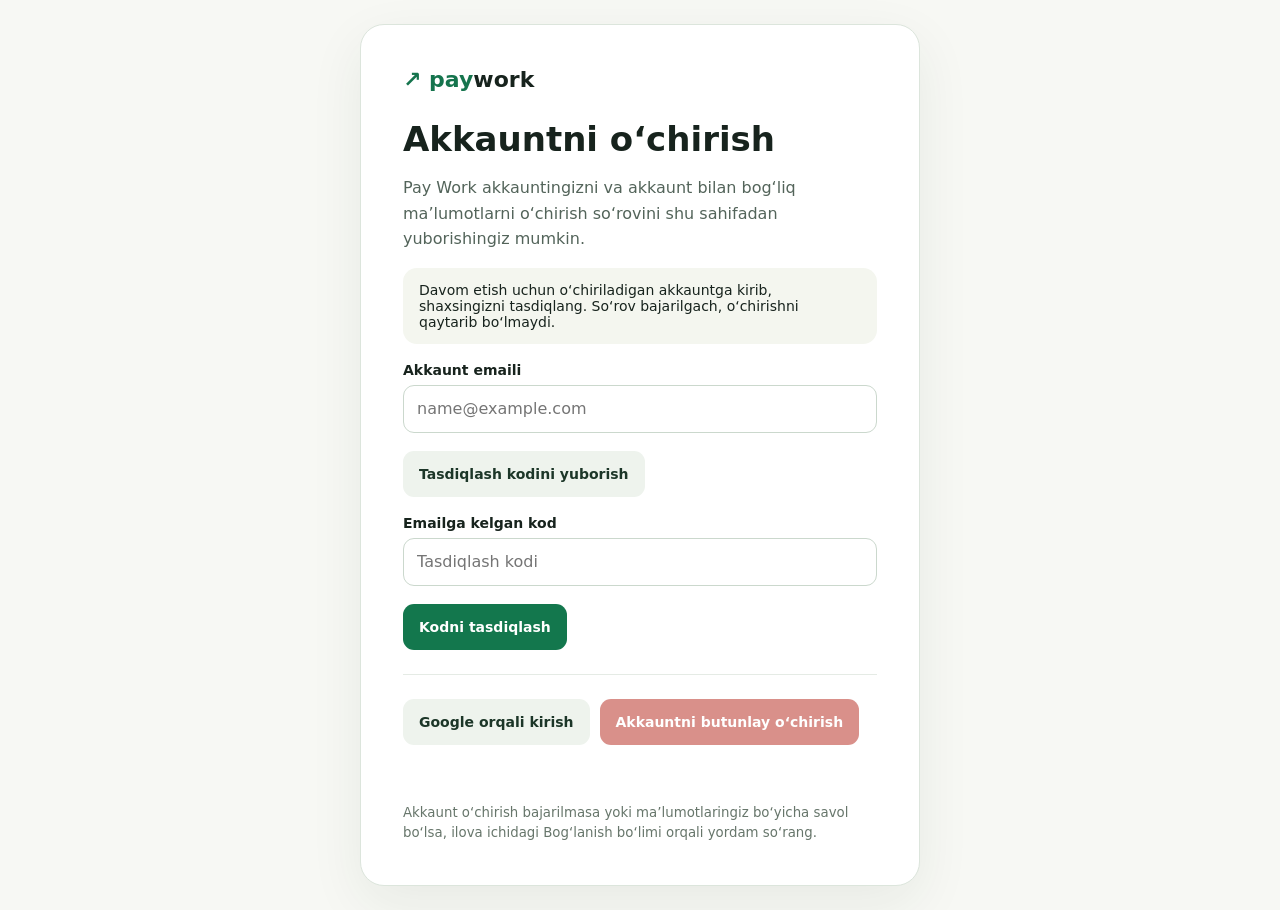
<file: delete-account.html>
<!doctype html>
<html lang="uz">
<head>
  <meta charset="utf-8">
  <meta name="viewport" content="width=device-width, initial-scale=1">
  <meta name="theme-color" content="#f7f8f4">
  <title>Pay Work akkauntini o‘chirish</title>
  <style>
    :root{font-family:Inter,system-ui,-apple-system,"Segoe UI",sans-serif;color:#17231d;background:#f7f8f4}*{box-sizing:border-box}body{margin:0;min-height:100vh;display:grid;place-items:center;padding:24px}.card{width:min(100%,560px);padding:clamp(24px,6vw,42px);border:1px solid #dce5dc;border-radius:24px;background:#fff;box-shadow:0 18px 55px #17321a12}.brand{font-size:22px;font-weight:850;color:#15744d}.brand em{font-style:normal;color:#17231d}h1{font-size:clamp(25px,5vw,34px);line-height:1.15;margin:28px 0 12px}p{line-height:1.6;color:#53645a}.notice{background:#f4f6ef;border-radius:14px;padding:14px 16px;font-size:14px}.field{display:grid;gap:7px;margin:18px 0}.field label{font-weight:700;font-size:14px}.field input{height:48px;border:1px solid #cbd8cd;border-radius:11px;padding:0 13px;font:inherit}.actions{display:flex;flex-wrap:wrap;gap:10px;margin-top:20px}button,.link{min-height:46px;border:0;border-radius:11px;padding:0 16px;font-family:inherit;font-size:14px;font-weight:700;cursor:pointer;text-decoration:none;display:inline-flex;align-items:center;justify-content:center}.primary{background:#13774d;color:white}.secondary{background:#eef3ed;color:#1c3628}.danger{background:#b42318;color:white}.status{min-height:24px;margin:14px 0 0;color:#53645a;font-size:14px}.status.error{color:#b42318}.status.ok{color:#13774d}.divider{height:1px;background:#e5ebe5;margin:24px 0}button:disabled{opacity:.5;cursor:wait}small{display:block;margin-top:20px;color:#67766b;line-height:1.5}
  </style>
</head>
<body>
  <main class="card">
    <div class="brand">↗ pay<em>work</em></div>
    <h1>Akkauntni o‘chirish</h1>
    <p>Pay Work akkauntingizni va akkaunt bilan bog‘liq ma’lumotlarni o‘chirish so‘rovini shu sahifadan yuborishingiz mumkin.</p>
    <div class="notice">Davom etish uchun o‘chiriladigan akkauntga kirib, shaxsingizni tasdiqlang. So‘rov bajarilgach, o‘chirishni qaytarib bo‘lmaydi.</div>
    <div class="field"><label for="email">Akkaunt emaili</label><input id="email" type="email" autocomplete="email" placeholder="name@example.com"></div>
    <button id="sendCode" class="secondary" type="button">Tasdiqlash kodini yuborish</button>
    <div class="field"><label for="code">Emailga kelgan kod</label><input id="code" inputmode="numeric" autocomplete="one-time-code" maxlength="12" placeholder="Tasdiqlash kodi"></div>
    <button id="verifyCode" class="primary" type="button">Kodni tasdiqlash</button>
    <div class="divider"></div>
    <div class="actions"><button id="googleLogin" class="secondary" type="button">Google orqali kirish</button><button id="deleteAccount" class="danger" type="button" disabled>Akkauntni butunlay o‘chirish</button></div>
    <p id="status" class="status" role="status" aria-live="polite"></p>
    <small>Akkaunt o‘chirish bajarilmasa yoki ma’lumotlaringiz bo‘yicha savol bo‘lsa, ilova ichidagi Bog‘lanish bo‘limi orqali yordam so‘rang.</small>
  </main>
  <script src="./supabase-config.js"></script>
  <script>
    const config = window.PAYWORK_CONFIG || {};
    const base = (config.supabaseUrl || "").replace(/\/$/, "");
    let accessToken = "";
    const status = document.getElementById("status");
    const setStatus = (message, kind = "") => { status.textContent = message; status.className = `status ${kind}`; };
    const headers = () => ({ apikey: config.publishableKey, "Content-Type": "application/json" });
    const hash = new URLSearchParams(location.hash.replace(/^#/, ""));
    if (hash.get("access_token")) {
      accessToken = hash.get("access_token");
      history.replaceState({}, document.title, `${location.pathname}${location.search}`);
      document.getElementById("deleteAccount").disabled = false;
      setStatus("Akkaunt tasdiqlandi. Endi o‘chirishni davom ettirishingiz mumkin.", "ok");
    }
    document.getElementById("sendCode").addEventListener("click", async () => {
      const email = document.getElementById("email").value.trim();
      if (!email) return setStatus("Avval akkaunt emailini kiriting.", "error");
      setStatus("Tasdiqlash kodi yuborilmoqda…");
      try {
        const response = await fetch(`${base}/auth/v1/otp`, { method: "POST", headers: headers(), body: JSON.stringify({ email, create_user: false }) });
        const result = await response.json().catch(() => ({}));
        if (!response.ok) throw new Error(result.msg || result.message || "Kod yuborilmadi. Emailni tekshirib qayta urinib ko‘ring.");
        setStatus("Kod yuborildi. Emailingizni tekshiring.", "ok");
      } catch (error) { setStatus(error.message, "error"); }
    });
    document.getElementById("verifyCode").addEventListener("click", async () => {
      const email = document.getElementById("email").value.trim(), token = document.getElementById("code").value.trim();
      if (!email || !token) return setStatus("Email va tasdiqlash kodini kiriting.", "error");
      setStatus("Kod tekshirilmoqda…");
      try {
        const response = await fetch(`${base}/auth/v1/verify`, { method: "POST", headers: headers(), body: JSON.stringify({ email, token, type: "email" }) });
        const result = await response.json().catch(() => ({}));
        if (!response.ok || !result.access_token) throw new Error(result.msg || result.message || "Kod noto‘g‘ri yoki muddati tugagan.");
        accessToken = result.access_token;
        document.getElementById("deleteAccount").disabled = false;
        setStatus("Email tasdiqlandi. Akkauntni o‘chirishni davom ettirishingiz mumkin.", "ok");
      } catch (error) { setStatus(error.message, "error"); }
    });
    document.getElementById("googleLogin").addEventListener("click", () => {
      if (!base || !config.publishableKey) return setStatus("Kirish xizmati sozlanmagan.", "error");
      const target = new URL(`${base}/auth/v1/authorize`);
      target.searchParams.set("provider", "google");
      target.searchParams.set("redirect_to", location.href.split("#")[0]);
      target.searchParams.set("apikey", config.publishableKey);
      location.href = target.href;
    });
    document.getElementById("deleteAccount").addEventListener("click", async event => {
      if (!accessToken) return setStatus("Avval email yoki Google orqali tasdiqlang.", "error");
      if (!confirm("Pay Work akkauntingiz va unga bog‘liq ma’lumotlar butunlay o‘chiriladi. Davom etasizmi?")) return;
      event.currentTarget.disabled = true;
      setStatus("Akkaunt o‘chirilmoqda…");
      try {
        const response = await fetch(`${base}/functions/v1/delete-account`, { method: "POST", headers: { ...headers(), Authorization: `Bearer ${accessToken}` }, body: "{}" });
        const result = await response.json().catch(() => ({}));
        if (!response.ok) throw new Error(result.error || "Akkauntni o‘chirib bo‘lmadi.");
        accessToken = "";
        setStatus("Pay Work akkauntingiz o‘chirildi.", "ok");
      } catch (error) { event.currentTarget.disabled = false; setStatus(error.message, "error"); }
    });
  </script>
</body>
</html>
</file>
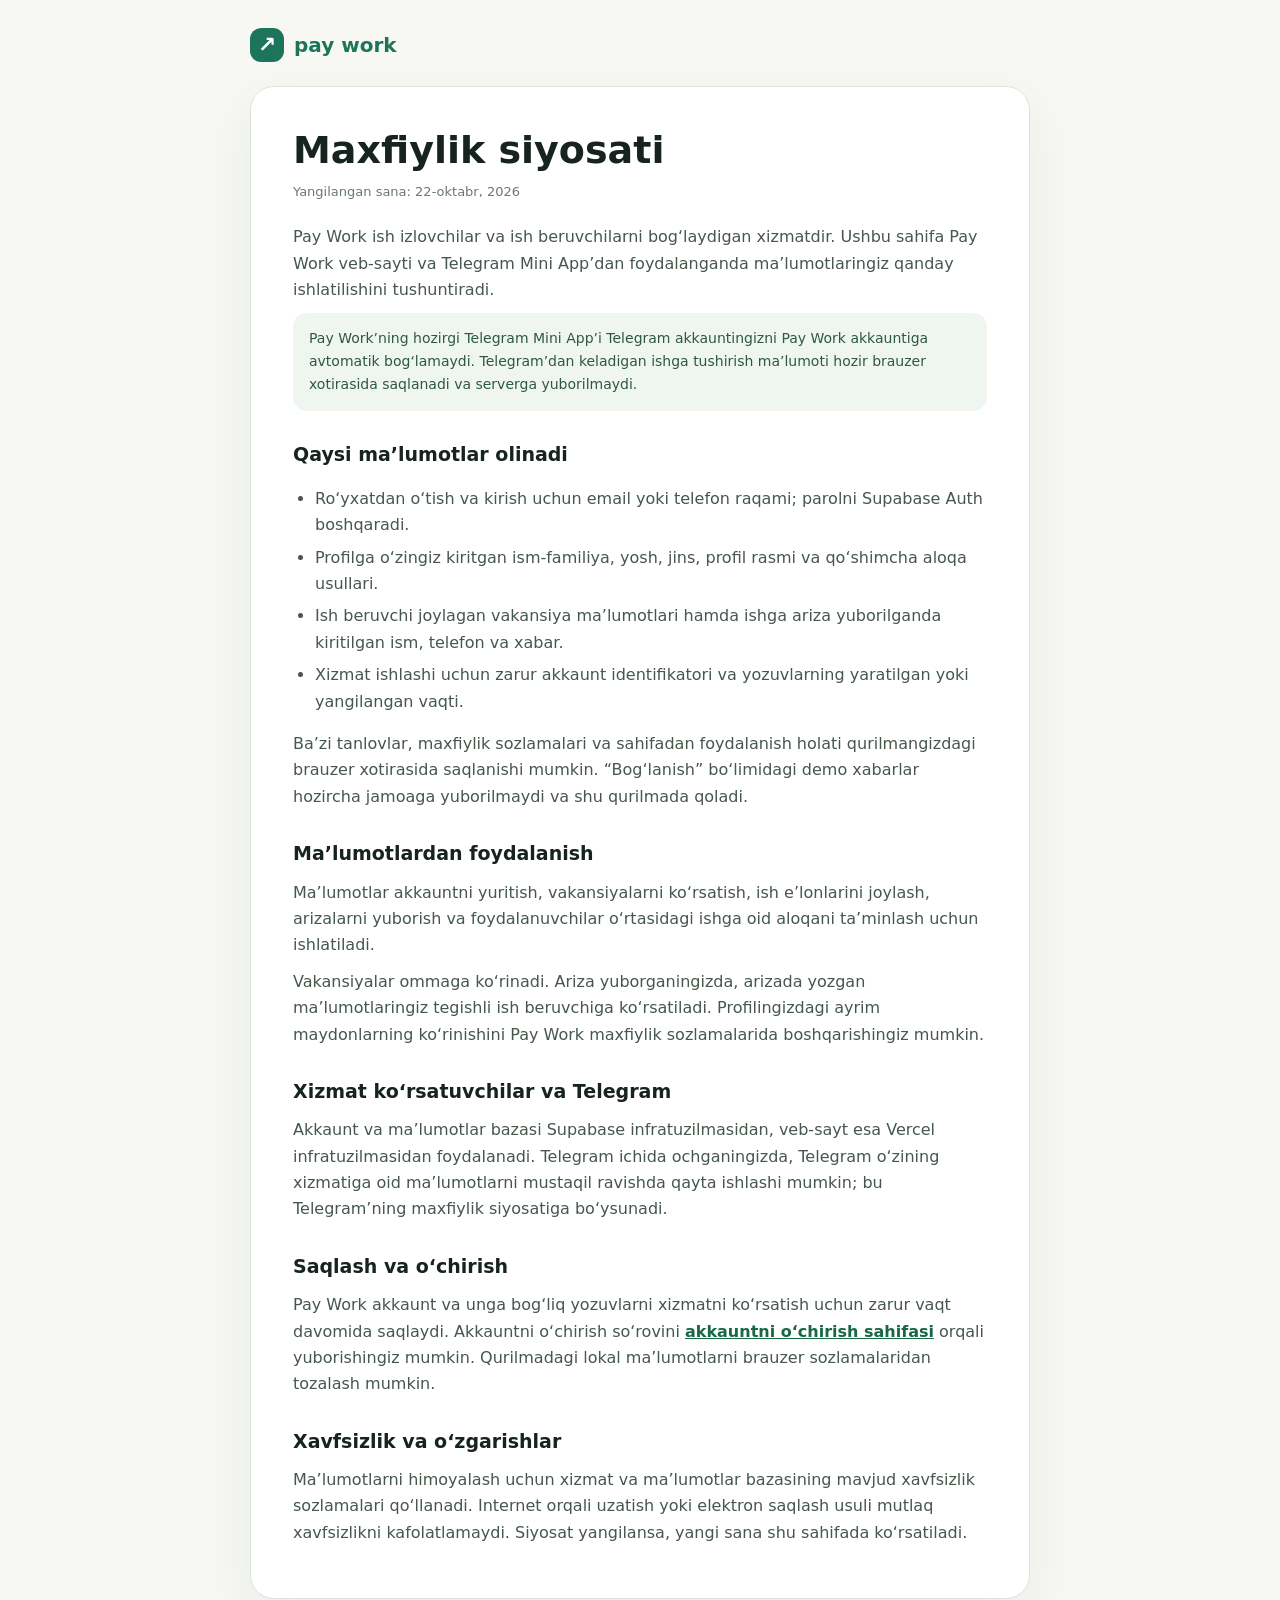
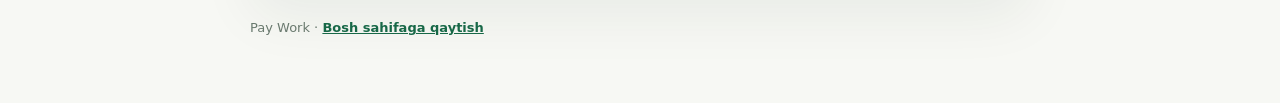
<file: privacy-policy.html>
<!doctype html>
<html lang="uz">
<head>
  <meta charset="utf-8">
  <meta name="viewport" content="width=device-width, initial-scale=1">
  <meta name="theme-color" content="#1c755b">
  <meta name="description" content="Pay Work xizmatida shaxsiy ma’lumotlardan qanday foydalanilishi haqida.">
  <title>Maxfiylik siyosati — Pay Work</title>
  <style>
    :root{font-family:Inter,system-ui,-apple-system,"Segoe UI",sans-serif;color:#17231d;background:#f7f8f4;line-height:1.65}*{box-sizing:border-box}body{margin:0;padding:28px 16px 64px}.wrap{width:min(100%,780px);margin:0 auto}.brand{display:inline-flex;align-items:center;gap:10px;color:#1c755b;font-weight:850;font-size:20px;text-decoration:none}.mark{width:34px;height:34px;border-radius:11px;background:#1c755b;color:#fff;display:grid;place-items:center;font-size:22px;line-height:1}main{margin-top:24px;padding:clamp(22px,5vw,42px);border:1px solid #dce5dc;border-radius:24px;background:#fff;box-shadow:0 18px 55px #17321a10}h1{margin:0 0 8px;font-size:clamp(28px,5vw,38px);line-height:1.15}h2{margin:28px 0 8px;font-size:19px}p,li{color:#46574c}p{margin:10px 0}ul{padding-left:22px}li{margin:6px 0}.date{color:#69796e;font-size:13px;margin:0 0 22px}.notice{padding:14px 16px;border-radius:14px;background:#eff6ef;color:#2f5840;font-size:14px}.link{color:#176847;font-weight:700}footer{margin-top:18px;color:#69796e;font-size:13px}strong{color:#243b2c}
  </style>
</head>
<body>
  <div class="wrap">
    <a class="brand" href="/" aria-label="Pay Work bosh sahifasi"><span class="mark" aria-hidden="true">↗</span> pay work</a>
    <main>
      <h1>Maxfiylik siyosati</h1>
      <p class="date">Yangilangan sana: 22-oktabr, 2026</p>
      <p>Pay Work ish izlovchilar va ish beruvchilarni bog‘laydigan xizmatdir. Ushbu sahifa Pay Work veb-sayti va Telegram Mini App’dan foydalanganda ma’lumotlaringiz qanday ishlatilishini tushuntiradi.</p>
      <div class="notice">Pay Work’ning hozirgi Telegram Mini App’i Telegram akkauntingizni Pay Work akkauntiga avtomatik bog‘lamaydi. Telegram’dan keladigan ishga tushirish ma’lumoti hozir brauzer xotirasida saqlanadi va serverga yuborilmaydi.</div>

      <h2>Qaysi ma’lumotlar olinadi</h2>
      <ul>
        <li>Ro‘yxatdan o‘tish va kirish uchun email yoki telefon raqami; parolni Supabase Auth boshqaradi.</li>
        <li>Profilga o‘zingiz kiritgan ism-familiya, yosh, jins, profil rasmi va qo‘shimcha aloqa usullari.</li>
        <li>Ish beruvchi joylagan vakansiya ma’lumotlari hamda ishga ariza yuborilganda kiritilgan ism, telefon va xabar.</li>
        <li>Xizmat ishlashi uchun zarur akkaunt identifikatori va yozuvlarning yaratilgan yoki yangilangan vaqti.</li>
      </ul>
      <p>Ba’zi tanlovlar, maxfiylik sozlamalari va sahifadan foydalanish holati qurilmangizdagi brauzer xotirasida saqlanishi mumkin. “Bog‘lanish” bo‘limidagi demo xabarlar hozircha jamoaga yuborilmaydi va shu qurilmada qoladi.</p>

      <h2>Ma’lumotlardan foydalanish</h2>
      <p>Ma’lumotlar akkauntni yuritish, vakansiyalarni ko‘rsatish, ish e’lonlarini joylash, arizalarni yuborish va foydalanuvchilar o‘rtasidagi ishga oid aloqani ta’minlash uchun ishlatiladi.</p>
      <p>Vakansiyalar ommaga ko‘rinadi. Ariza yuborganingizda, arizada yozgan ma’lumotlaringiz tegishli ish beruvchiga ko‘rsatiladi. Profilingizdagi ayrim maydonlarning ko‘rinishini Pay Work maxfiylik sozlamalarida boshqarishingiz mumkin.</p>

      <h2>Xizmat ko‘rsatuvchilar va Telegram</h2>
      <p>Akkaunt va ma’lumotlar bazasi Supabase infratuzilmasidan, veb-sayt esa Vercel infratuzilmasidan foydalanadi. Telegram ichida ochganingizda, Telegram o‘zining xizmatiga oid ma’lumotlarni mustaqil ravishda qayta ishlashi mumkin; bu Telegram’ning maxfiylik siyosatiga bo‘ysunadi.</p>

      <h2>Saqlash va o‘chirish</h2>
      <p>Pay Work akkaunt va unga bog‘liq yozuvlarni xizmatni ko‘rsatish uchun zarur vaqt davomida saqlaydi. Akkauntni o‘chirish so‘rovini <a class="link" href="/delete-account.html">akkauntni o‘chirish sahifasi</a> orqali yuborishingiz mumkin. Qurilmadagi lokal ma’lumotlarni brauzer sozlamalaridan tozalash mumkin.</p>

      <h2>Xavfsizlik va o‘zgarishlar</h2>
      <p>Ma’lumotlarni himoyalash uchun xizmat va ma’lumotlar bazasining mavjud xavfsizlik sozlamalari qo‘llanadi. Internet orqali uzatish yoki elektron saqlash usuli mutlaq xavfsizlikni kafolatlamaydi. Siyosat yangilansa, yangi sana shu sahifada ko‘rsatiladi.</p>
    </main>
    <footer>Pay Work · <a class="link" href="/">Bosh sahifaga qaytish</a></footer>
  </div>
</body>
</html>
</file>
<file: telegram-mini-app.css>
html.telegram-mini-app{min-height:100%;overscroll-behavior-y:contain}body.telegram-mini-app{min-height:var(--tg-viewport-stable-height,100dvh);padding-bottom:calc(env(safe-area-inset-bottom,0px) + var(--paywork-tg-bottom));overscroll-behavior-y:contain}body.telegram-mini-app button,body.telegram-mini-app a,body.telegram-mini-app input,body.telegram-mini-app select,body.telegram-mini-app textarea{-webkit-tap-highlight-color:transparent}body.telegram-mini-app input,body.telegram-mini-app select,body.telegram-mini-app textarea{font-size:16px!important}@media(max-width:540px){body.telegram-mini-app .wrap,body.telegram-mini-app .nav{width:calc(100% - 30px)}body.telegram-mini-app .modal{align-items:flex-end;padding:0}body.telegram-mini-app .dialog{width:100%;max-height:88vh;border-radius:22px 22px 0 0;padding:22px 18px calc(22px + env(safe-area-inset-bottom,0px))}body.telegram-mini-app .toast{left:15px;right:15px;bottom:calc(15px + env(safe-area-inset-bottom,0px));text-align:center}body.telegram-mini-app .all-jobs-head{padding:12px 15px}body.telegram-mini-app .all-jobs-content{width:calc(100% - 30px)}}
</file>
<file: paywork-chat.css>
.paywork-chat-heading{display:flex;align-items:flex-start;justify-content:space-between;gap:16px}.paywork-chat-heading h3{margin:0}.paywork-my-id{flex:none;border:1px solid var(--line);border-radius:999px;background:var(--mint);color:var(--green);padding:9px 14px;font-size:12px}.paywork-chat-search{display:flex;gap:10px;margin:12px 0 18px}.paywork-chat-search input{flex:1;min-width:0;border:1px solid var(--line);border-radius:11px;background:var(--bg);color:var(--ink);padding:12px 14px}.account-chat-list .paywork-channel-item{order:-1;border-color:#aad8bd;background:linear-gradient(145deg,#effaf2,#e5f3e9)}.paywork-channel-item .paywork-pin{align-self:flex-start}.paywork-chat-thread-head{display:flex;justify-content:space-between;align-items:center;padding:13px 16px;border-bottom:1px solid var(--line)}.paywork-chat-thread-head b,.paywork-chat-thread-head small{display:block}.paywork-chat-thread-head small{margin-top:4px;color:var(--muted);font-size:11px}.account-chat-thread .account-messages{display:flex;flex-direction:column;gap:9px;padding:14px;overflow:auto;min-height:240px;max-height:55vh}.account-chat-thread .account-message{display:flex;flex-direction:column;max-width:min(88%,600px);gap:3px}.account-chat-thread .account-message.mine{align-self:flex-end}.paywork-chat-bubble{width:fit-content;max-width:100%;padding:10px 13px;border-radius:15px 15px 15px 4px;background:var(--mint);overflow-wrap:anywhere}.account-chat-thread .account-message.mine .paywork-chat-bubble{background:#d8f1e3;border-radius:15px 15px 4px 15px}.paywork-chat-bubble time{display:block;margin-top:5px;color:var(--muted);font-size:10px}.paywork-reaction-row{display:flex;flex-wrap:wrap;gap:4px}.paywork-reaction,.paywork-reaction-picker summary,.paywork-reaction-picker button{border:1px solid var(--line);border-radius:999px;background:var(--bg);color:var(--ink);padding:4px 8px;font-size:14px;cursor:pointer}.paywork-reaction.active{background:#d9f4e5;border-color:#8ecaa8}.paywork-reaction small{font-size:10px}.paywork-reaction-picker{position:relative}.paywork-reaction-picker summary{list-style:none}.paywork-reaction-picker summary::-webkit-details-marker{display:none}.paywork-reaction-picker>div{position:absolute;z-index:3;bottom:calc(100% + 6px);left:0;display:grid;grid-template-columns:repeat(5,38px);gap:3px;padding:7px;border:1px solid var(--line);border-radius:12px;background:var(--bg);box-shadow:0 8px 24px #0002}.paywork-reaction-picker button{padding:5px}.paywork-reaction-only{padding:15px;text-align:center;color:var(--muted);font-size:12px;border-top:1px solid var(--line)}.paywork-chat-compose{display:flex;gap:8px;padding:12px;border-top:1px solid var(--line)}.paywork-chat-compose input[name=body]{flex:1;min-width:0;border:1px solid var(--line);border-radius:10px;background:var(--bg);color:var(--ink);padding:10px 12px}.paywork-chat-compose .file-attach{display:grid;place-items:center;width:42px;border:1px solid var(--line);border-radius:10px;background:var(--bg);cursor:pointer}.paywork-chat-compose .btn{padding:10px 14px}.account-chat-thread .account-media img{max-width:260px;max-height:260px;object-fit:contain}.account-chat-thread .account-file-link{display:block;margin-top:7px;color:var(--green);overflow-wrap:anywhere}.account-chat-thread #payworkChatFilePreview{padding:0 14px}@media(max-width:760px){.paywork-chat-heading{display:block}.paywork-my-id{display:inline-block;margin:10px 0}.account-chat-layout{grid-template-columns:1fr}.account-chat-list{max-height:34vh}.account-chat-thread .account-messages{max-height:48vh;min-height:180px}.paywork-chat-compose{padding:9px;gap:6px}.paywork-chat-compose .btn{padding:9px;font-size:12px}.paywork-reaction-picker>div{grid-template-columns:repeat(5,34px)}}body.theme-night .account-chat-list .paywork-channel-item{background:linear-gradient(145deg,#203a2d,#1a3025);border-color:#395e47}body.theme-night .account-chat-thread .account-message.mine .paywork-chat-bubble{background:#244938}
.profile-public-id{display:flex;flex-direction:column;align-items:flex-start;gap:4px;width:max-content;max-width:100%;margin:10px 0 18px;border-radius:14px}.profile-public-id strong{font-size:16px}.profile-public-id small{font-weight:500;color:var(--muted)}.paywork-reaction-row{display:flex;flex-wrap:wrap;gap:3px}.paywork-reaction{display:grid;grid-auto-flow:column;align-items:center;gap:2px;min-width:28px;padding:3px 5px;font-size:12px}.paywork-reaction small{font-size:9px}
</file>
